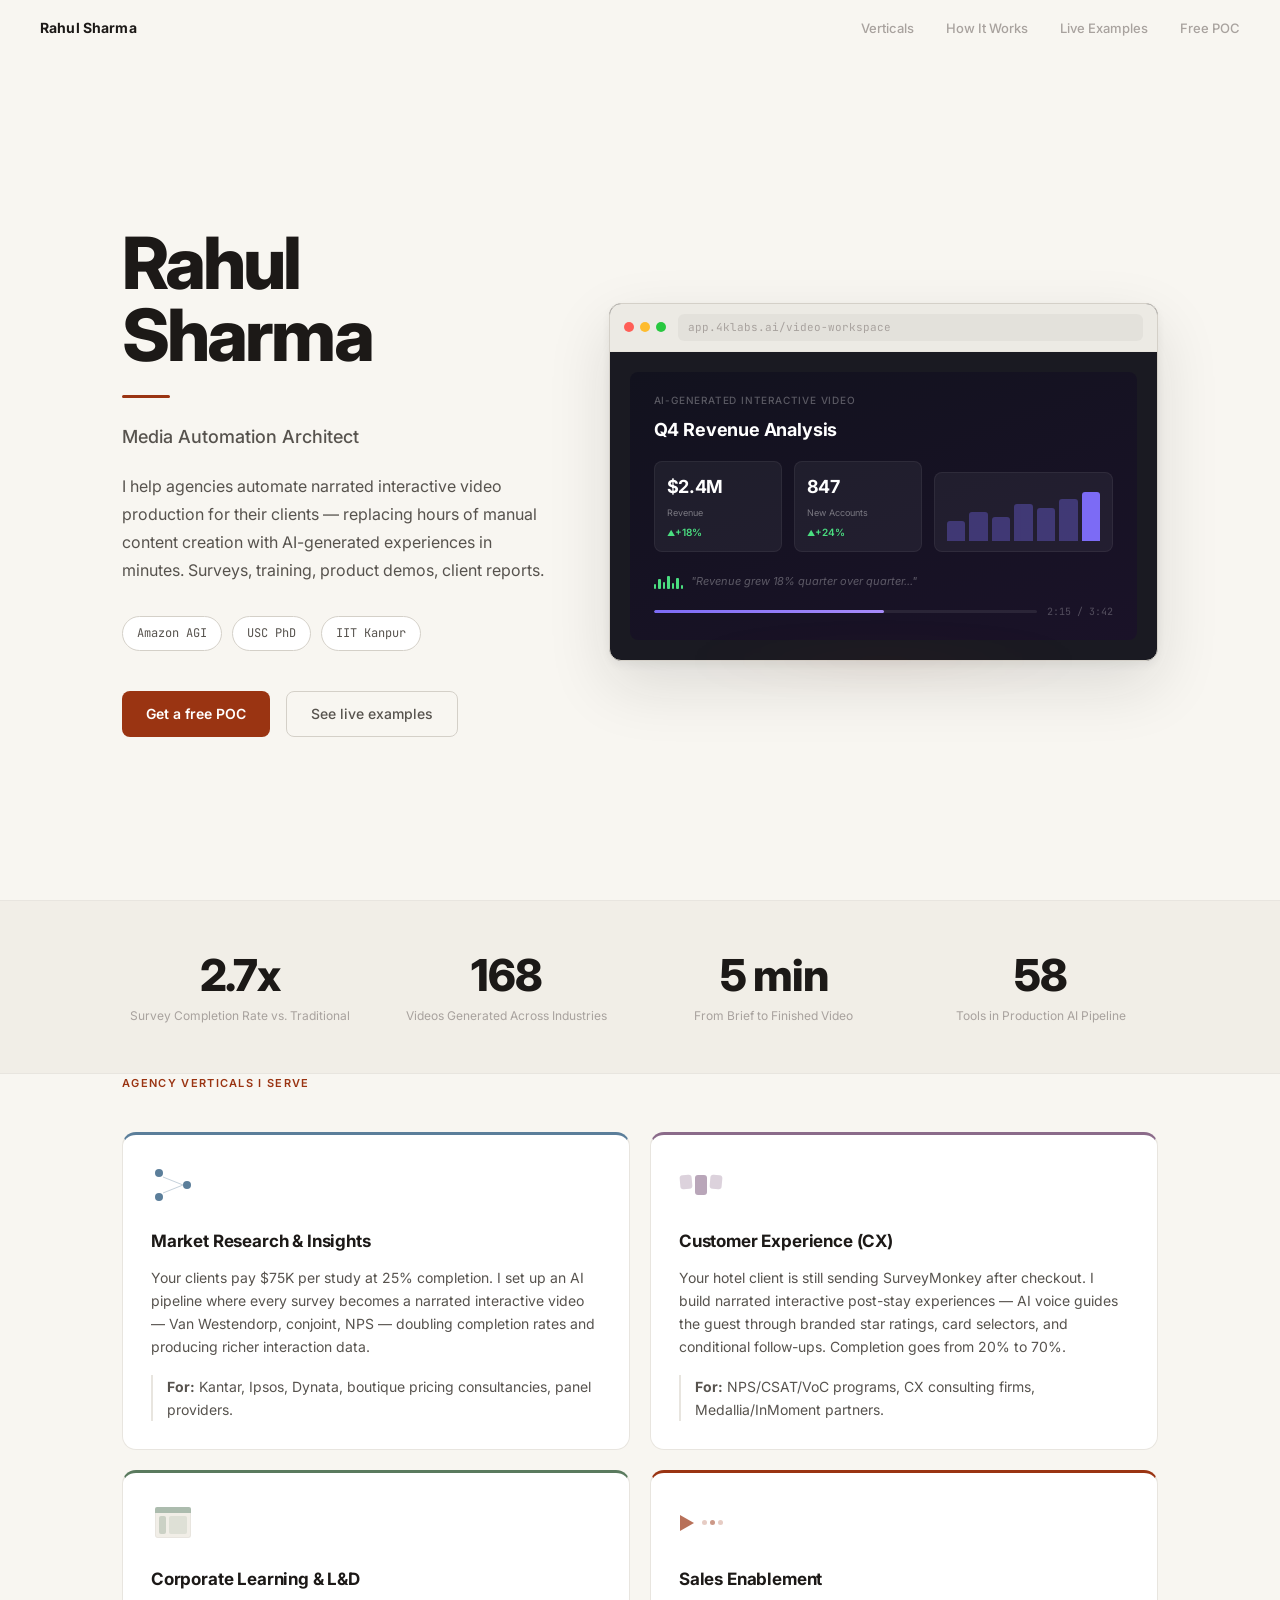
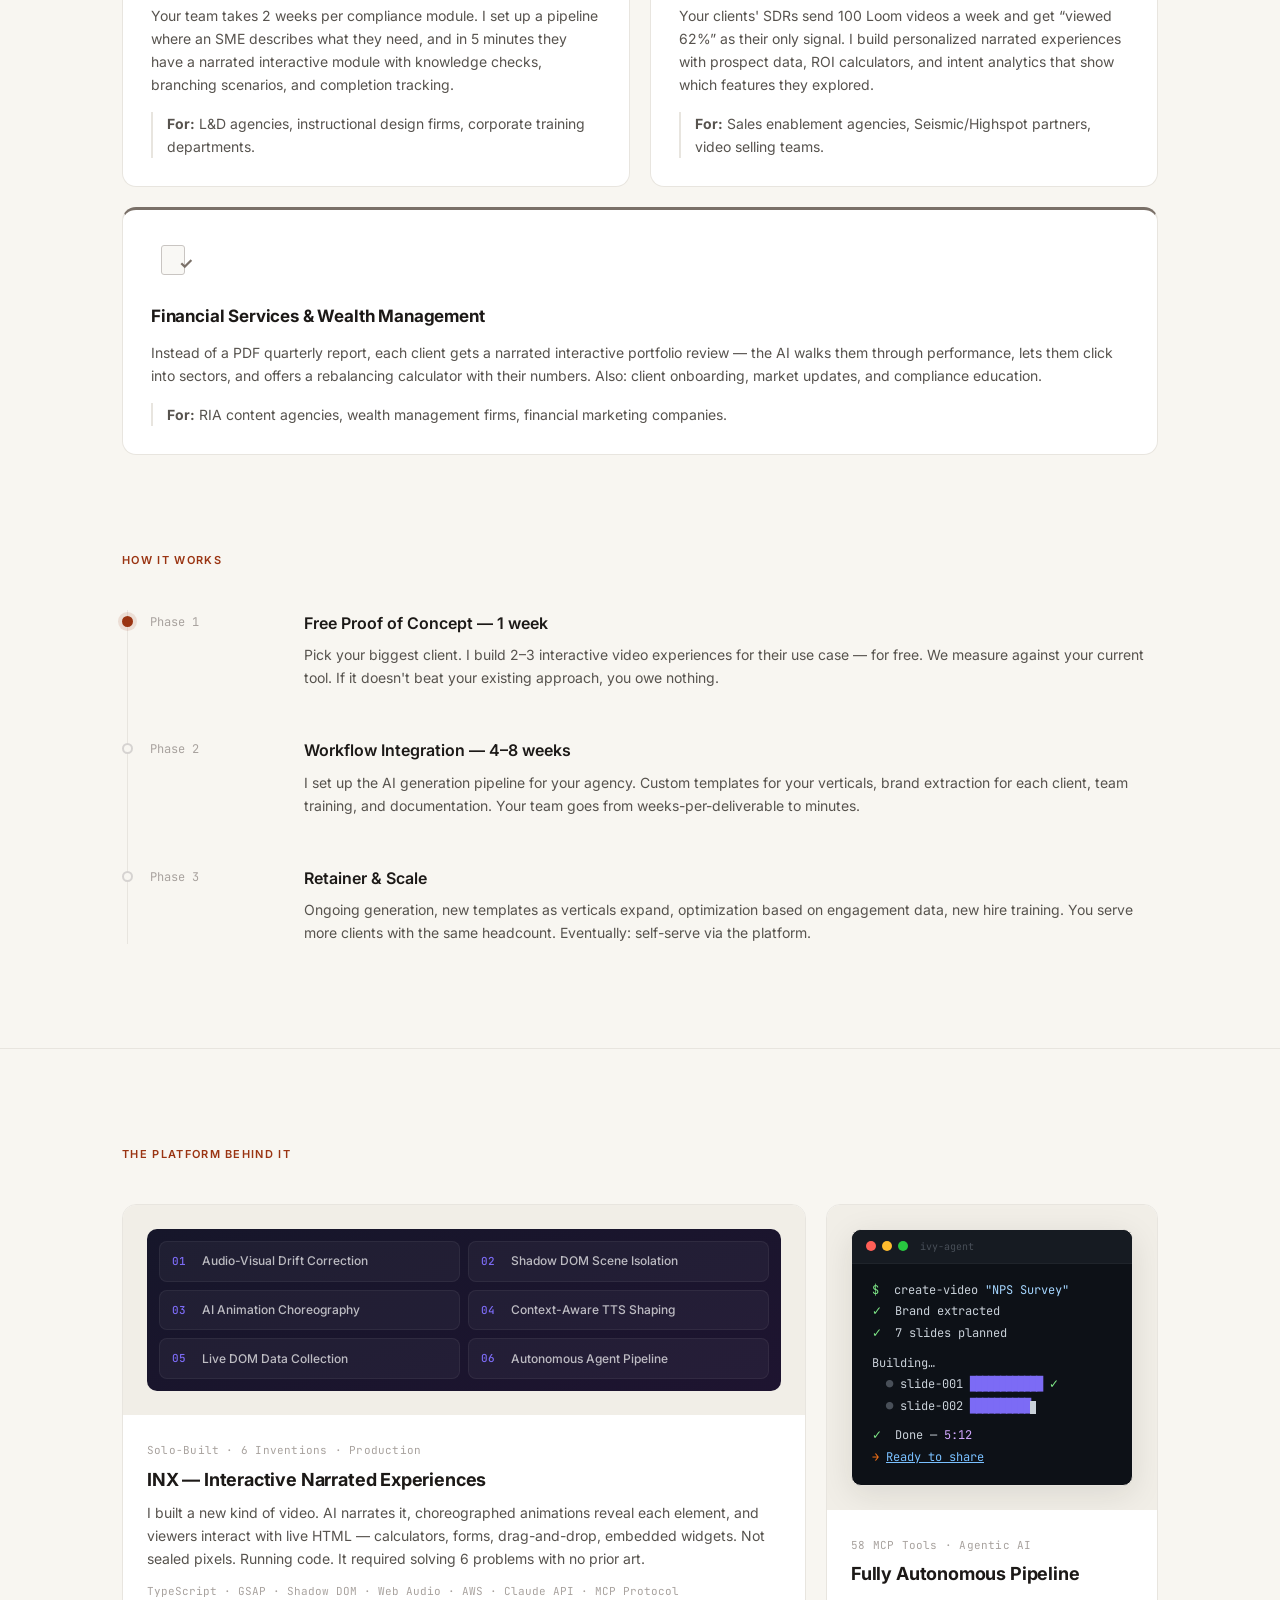
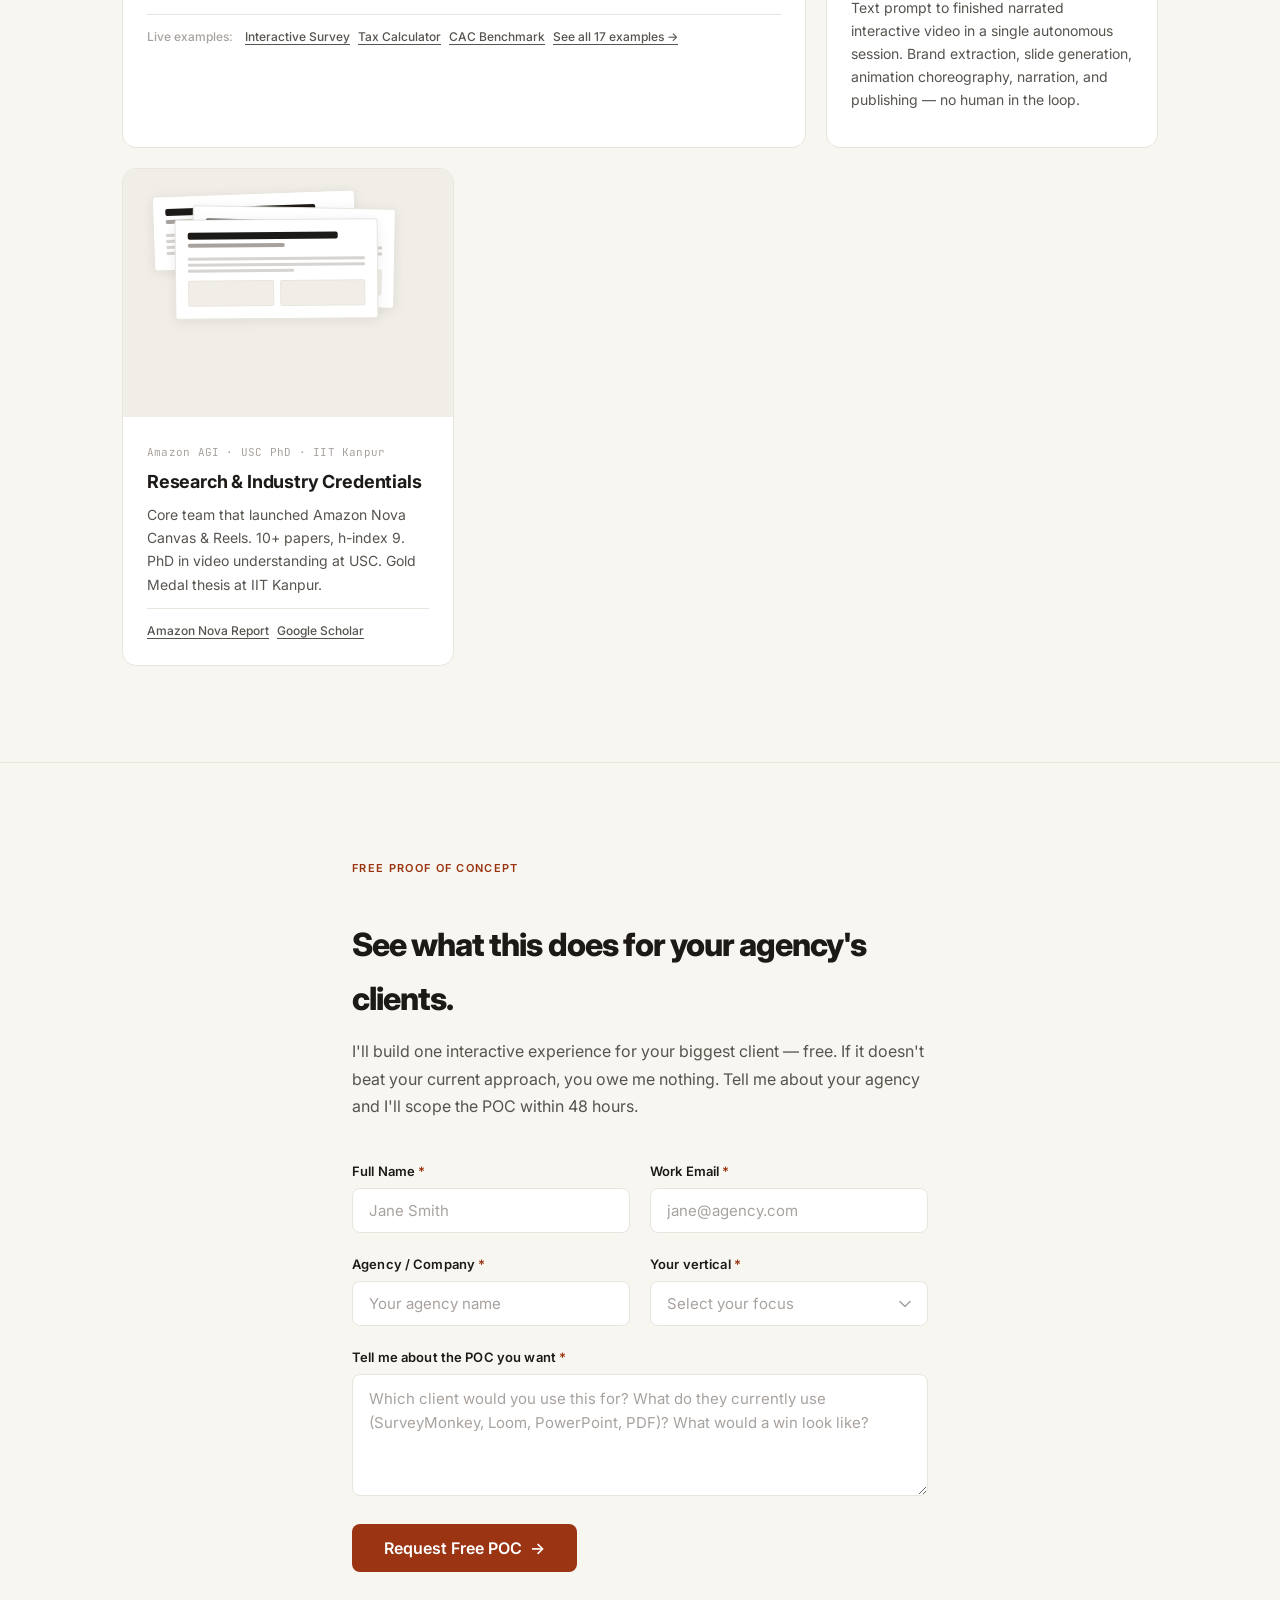
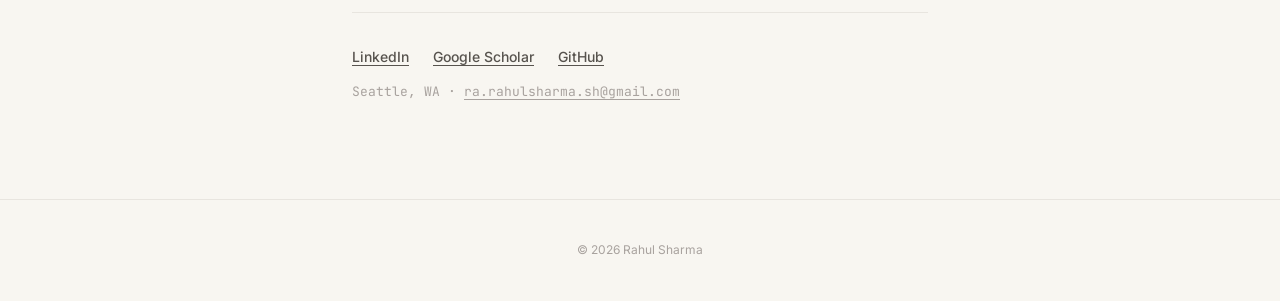
<file: index.html>
<!DOCTYPE html>
<html lang="en">
<head>
    <meta charset="UTF-8">
    <meta name="viewport" content="width=device-width, initial-scale=1.0">
    <title>Rahul Sharma — Media Automation Architect</title>
    <meta name="description" content="I help agencies automate narrated interactive video production for their clients — replacing hours of manual content creation with AI-generated experiences in minutes. Amazon AGI, USC PhD.">
    <meta property="og:title" content="Rahul Sharma — Media Automation for Agencies">
    <meta property="og:description" content="Interactive narrated video automation for market research, CX, L&D, and sales enablement agencies. 2.7x completion rates. Minutes, not weeks.">
    <meta property="og:type" content="website">
    <link rel="icon" href="data:image/svg+xml,<svg xmlns='http://www.w3.org/2000/svg' viewBox='0 0 100 100'><text y='.88em' font-size='85' font-family='Georgia,serif' font-weight='bold' fill='%231C1917'>R</text></svg>">
    <link rel="preconnect" href="https://fonts.googleapis.com">
    <link rel="preconnect" href="https://fonts.gstatic.com" crossorigin>
    <link href="https://fonts.googleapis.com/css2?family=Inter:wght@400;500;600;700;800&family=JetBrains+Mono:wght@400;500&display=swap" rel="stylesheet">
    <link rel="stylesheet" href="styles.css">
</head>
<body>

<nav id="nav">
    <a href="#" class="nav-name">Rahul Sharma</a>
    <div class="nav-links">
        <a href="#verticals">Verticals</a>
        <a href="#work">How It Works</a>
        <a href="/showcase.html">Live Examples</a>
        <a href="#contact">Free POC</a>
    </div>
</nav>

<!-- ═══════════════════ HERO ═══════════════════ -->
<header id="hero">
    <div class="container hero-grid">
        <div class="hero-text">
            <h1>Rahul<br>Sharma</h1>
            <hr class="hero-rule">
            <p class="hero-tagline">Media Automation Architect</p>
            <p class="hero-desc">I help agencies automate narrated interactive video production for their clients &mdash; replacing hours of manual content creation with AI-generated experiences in minutes. Surveys, training, product demos, client reports.</p>
            <div class="hero-badges">
                <span class="badge">Amazon AGI</span>
                <span class="badge">USC PhD</span>
                <span class="badge">IIT Kanpur</span>
            </div>
            <div class="hero-actions">
                <a href="#contact" class="btn-primary">Get a free POC</a>
                <a href="/showcase.html" class="btn-ghost">See live examples</a>
            </div>
        </div>
        <div class="hero-visual">
            <div class="mockup-browser">
                <div class="browser-chrome">
                    <div class="browser-dots"><span></span><span></span><span></span></div>
                    <div class="browser-url">app.4klabs.ai/video-workspace</div>
                </div>
                <div class="browser-body">
                    <div class="inx-slide">
                        <p class="slide-label">AI-Generated Interactive Video</p>
                        <h4 class="slide-heading">Q4 Revenue Analysis</h4>
                        <div class="slide-dashboard">
                            <div class="dash-metric">
                                <div class="dash-value">$2.4M</div>
                                <div class="dash-label">Revenue</div>
                                <div class="dash-change up">+18%</div>
                            </div>
                            <div class="dash-metric">
                                <div class="dash-value">847</div>
                                <div class="dash-label">New Accounts</div>
                                <div class="dash-change up">+24%</div>
                            </div>
                            <div class="dash-chart">
                                <div class="spark-bar" style="height:35%"></div>
                                <div class="spark-bar" style="height:50%"></div>
                                <div class="spark-bar" style="height:42%"></div>
                                <div class="spark-bar" style="height:65%"></div>
                                <div class="spark-bar" style="height:58%"></div>
                                <div class="spark-bar" style="height:72%"></div>
                                <div class="spark-bar active" style="height:85%"></div>
                            </div>
                        </div>
                        <div class="slide-audio">
                            <div class="audio-bars"><span></span><span></span><span></span><span></span><span></span><span></span><span></span></div>
                            <span class="audio-script">"Revenue grew 18% quarter over quarter..."</span>
                        </div>
                        <div class="slide-timeline">
                            <div class="timeline-track"><div class="timeline-fill"></div></div>
                            <span class="timeline-time">2:15 / 3:42</span>
                        </div>
                    </div>
                </div>
            </div>
            <div class="mockup-shadow"></div>
        </div>
    </div>
</header>

<!-- ═══════════════════ STATS ═══════════════════ -->
<section id="stats">
    <div class="container stats-grid">
        <div class="stat">
            <span class="stat-num">2.7x</span>
            <span class="stat-label">Survey Completion Rate vs. Traditional</span>
        </div>
        <div class="stat">
            <span class="stat-num">168</span>
            <span class="stat-label">Videos Generated Across Industries</span>
        </div>
        <div class="stat">
            <span class="stat-num">5 min</span>
            <span class="stat-label">From Brief to Finished Video</span>
        </div>
        <div class="stat">
            <span class="stat-num">58</span>
            <span class="stat-label">Tools in Production AI Pipeline</span>
        </div>
    </div>
</section>

<!-- ═══════════════════ VERTICALS ═══════════════════ -->
<section id="verticals">
    <div class="container">
        <h2 class="section-label">Agency Verticals I Serve</h2>
        <div class="services-grid">

            <div class="svc-card card-reveal" style="--accent:#5B7E9A">
                <div class="svc-icon">
                    <div class="icon-nodes"><span></span><span></span><span></span>
                        <svg viewBox="0 0 40 40"><line x1="10" y1="12" x2="30" y2="20"/><line x1="10" y1="28" x2="30" y2="20"/></svg>
                    </div>
                </div>
                <h3>Market Research &amp; Insights</h3>
                <p>Your clients pay $75K per study at 25% completion. I set up an AI pipeline where every survey becomes a narrated interactive video &mdash; Van Westendorp, conjoint, NPS &mdash; doubling completion rates and producing richer interaction data.</p>
                <p class="svc-fit"><strong>For:</strong> Kantar, Ipsos, Dynata, boutique pricing consultancies, panel providers.</p>
            </div>

            <div class="svc-card card-reveal" style="--accent:#8B6B8A">
                <div class="svc-icon">
                    <div class="icon-media"><div></div><div></div><div></div></div>
                </div>
                <h3>Customer Experience (CX)</h3>
                <p>Your hotel client is still sending SurveyMonkey after checkout. I build narrated interactive post-stay experiences &mdash; AI voice guides the guest through branded star ratings, card selectors, and conditional follow-ups. Completion goes from 20% to 70%.</p>
                <p class="svc-fit"><strong>For:</strong> NPS/CSAT/VoC programs, CX consulting firms, Medallia/InMoment partners.</p>
            </div>

            <div class="svc-card card-reveal" style="--accent:#5A7A5E">
                <div class="svc-icon">
                    <div class="icon-product"><div class="ip-bar"></div><div class="ip-body"><div></div><div></div></div></div>
                </div>
                <h3>Corporate Learning &amp; L&amp;D</h3>
                <p>Your team takes 2 weeks per compliance module. I set up a pipeline where an SME describes what they need, and in 5 minutes they have a narrated interactive module with knowledge checks, branching scenarios, and completion tracking.</p>
                <p class="svc-fit"><strong>For:</strong> L&amp;D agencies, instructional design firms, corporate training departments.</p>
            </div>

            <div class="svc-card card-reveal" style="--accent:#9A3412">
                <div class="svc-icon">
                    <div class="icon-inx"><div class="ix-play"></div><div class="ix-dots"><span></span><span></span><span></span></div></div>
                </div>
                <h3>Sales Enablement</h3>
                <p>Your clients' SDRs send 100 Loom videos a week and get &ldquo;viewed 62%&rdquo; as their only signal. I build personalized narrated experiences with prospect data, ROI calculators, and intent analytics that show which features they explored.</p>
                <p class="svc-fit"><strong>For:</strong> Sales enablement agencies, Seismic/Highspot partners, video selling teams.</p>
            </div>

            <div class="svc-card svc-wide card-reveal" style="--accent:#7A7068">
                <div class="svc-icon">
                    <div class="icon-diligence"><div class="id-doc"></div><div class="id-check">&#10003;</div></div>
                </div>
                <h3>Financial Services &amp; Wealth Management</h3>
                <p>Instead of a PDF quarterly report, each client gets a narrated interactive portfolio review &mdash; the AI walks them through performance, lets them click into sectors, and offers a rebalancing calculator with their numbers. Also: client onboarding, market updates, and compliance education.</p>
                <p class="svc-fit"><strong>For:</strong> RIA content agencies, wealth management firms, financial marketing companies.</p>
            </div>
        </div>
    </div>
</section>

<!-- ═══════════════════ HOW IT WORKS ═══════════════════ -->
<section id="work">
    <div class="container">
        <h2 class="section-label">How It Works</h2>
        <div class="timeline">
            <div class="tl-entry card-reveal">
                <div class="tl-marker current"></div>
                <div class="tl-period">Phase 1</div>
                <div class="tl-content">
                    <h3>Free Proof of Concept &mdash; 1 week</h3>
                    <p>Pick your biggest client. I build 2&ndash;3 interactive video experiences for their use case &mdash; for free. We measure against your current tool. If it doesn't beat your existing approach, you owe nothing.</p>
                </div>
            </div>
            <div class="tl-entry card-reveal">
                <div class="tl-marker"></div>
                <div class="tl-period">Phase 2</div>
                <div class="tl-content">
                    <h3>Workflow Integration &mdash; 4&ndash;8 weeks</h3>
                    <p>I set up the AI generation pipeline for your agency. Custom templates for your verticals, brand extraction for each client, team training, and documentation. Your team goes from weeks-per-deliverable to minutes.</p>
                </div>
            </div>
            <div class="tl-entry card-reveal">
                <div class="tl-marker"></div>
                <div class="tl-period">Phase 3</div>
                <div class="tl-content">
                    <h3>Retainer &amp; Scale</h3>
                    <p>Ongoing generation, new templates as verticals expand, optimization based on engagement data, new hire training. You serve more clients with the same headcount. Eventually: self-serve via the platform.</p>
                </div>
            </div>
        </div>
    </div>
</section>

<!-- ═══════════════════ PLATFORM ═══════════════════ -->
<section id="platform">
    <div class="container">
        <h2 class="section-label">The Platform Behind It</h2>
        <div class="bento-grid">

            <!-- INX — Large Card -->
            <div class="bento-card bento-wide card-reveal">
                <div class="card-visual">
                    <div class="inx-problems">
                        <div class="problem-item">
                            <div class="problem-num">01</div>
                            <div class="problem-text">Audio-Visual Drift Correction</div>
                        </div>
                        <div class="problem-item">
                            <div class="problem-num">02</div>
                            <div class="problem-text">Shadow DOM Scene Isolation</div>
                        </div>
                        <div class="problem-item">
                            <div class="problem-num">03</div>
                            <div class="problem-text">AI Animation Choreography</div>
                        </div>
                        <div class="problem-item">
                            <div class="problem-num">04</div>
                            <div class="problem-text">Context-Aware TTS Shaping</div>
                        </div>
                        <div class="problem-item">
                            <div class="problem-num">05</div>
                            <div class="problem-text">Live DOM Data Collection</div>
                        </div>
                        <div class="problem-item">
                            <div class="problem-num">06</div>
                            <div class="problem-text">Autonomous Agent Pipeline</div>
                        </div>
                    </div>
                </div>
                <div class="card-body">
                    <span class="card-tag">Solo-Built &middot; 6 Inventions &middot; Production</span>
                    <h3>INX &mdash; Interactive Narrated Experiences</h3>
                    <p>I built a new kind of video. AI narrates it, choreographed animations reveal each element, and viewers interact with live HTML &mdash; calculators, forms, drag-and-drop, embedded widgets. Not sealed pixels. Running code. It required solving 6 problems with no prior art.</p>
                    <div class="card-tech">TypeScript &middot; GSAP &middot; Shadow DOM &middot; Web Audio &middot; AWS &middot; Claude API &middot; MCP Protocol</div>
                    <div class="card-examples">
                        <span class="examples-label">Live examples:</span>
                        <a href="https://app.4klabs.ai/video/euhatcixtDhfdOzWSkZfHA" target="_blank" rel="noopener">Interactive Survey</a>
                        <a href="https://app.4klabs.ai/video/3q5mmO5jM7aNEPwyZr9Oxg" target="_blank" rel="noopener">Tax Calculator</a>
                        <a href="https://app.4klabs.ai/video/Lvv9GO1VqBXOwrbF1bP3mg" target="_blank" rel="noopener">CAC Benchmark</a>
                        <a href="/showcase.html">See all 17 examples &rarr;</a>
                    </div>
                </div>
            </div>

            <!-- Agent Orchestration -->
            <div class="bento-card card-reveal">
                <div class="card-visual">
                    <div class="mockup-terminal">
                        <div class="terminal-chrome">
                            <div class="browser-dots"><span></span><span></span><span></span></div>
                            <span class="terminal-title">ivy-agent</span>
                        </div>
                        <div class="terminal-body">
                            <div class="t-line"><span class="t-prompt">$</span> create-video <span class="t-str">"NPS Survey"</span></div>
                            <div class="t-line"><span class="t-ok">&#10003;</span> Brand extracted</div>
                            <div class="t-line"><span class="t-ok">&#10003;</span> 7 slides planned</div>
                            <div class="t-line t-gap"></div>
                            <div class="t-line">Building&hellip;</div>
                            <div class="t-line">&nbsp; <span class="t-dim">&#9679;</span> slide-001 <span class="t-bar">████████████</span> <span class="t-ok">&#10003;</span></div>
                            <div class="t-line">&nbsp; <span class="t-dim">&#9679;</span> slide-002 <span class="t-bar">██████████</span><span class="t-cursor"></span></div>
                            <div class="t-line t-gap"></div>
                            <div class="t-line"><span class="t-ok">&#10003;</span> Done &mdash; <span class="t-val">5:12</span></div>
                            <div class="t-line"><span class="t-arrow">&rarr;</span> <span class="t-url">Ready to share</span></div>
                        </div>
                    </div>
                </div>
                <div class="card-body">
                    <span class="card-tag">58 MCP Tools &middot; Agentic AI</span>
                    <h3>Fully Autonomous Pipeline</h3>
                    <p>Text prompt to finished narrated interactive video in a single autonomous session. Brand extraction, slide generation, animation choreography, narration, and publishing &mdash; no human in the loop.</p>
                </div>
            </div>

            <!-- Credentials -->
            <div class="bento-card card-reveal">
                <div class="card-visual visual-papers">
                    <div class="papers-stack">
                        <div class="paper paper-3">
                            <div class="paper-titlebar"></div>
                            <div class="paper-authors"></div>
                            <div class="paper-body-lines"><div></div><div></div><div></div><div></div></div>
                        </div>
                        <div class="paper paper-2">
                            <div class="paper-titlebar"></div>
                            <div class="paper-authors"></div>
                            <div class="paper-body-lines"><div></div><div></div><div></div></div>
                            <div class="paper-figure"><div class="pf-box"></div><div class="pf-box"></div></div>
                        </div>
                        <div class="paper paper-1">
                            <div class="paper-titlebar"></div>
                            <div class="paper-authors"></div>
                            <div class="paper-body-lines"><div></div><div></div><div></div></div>
                            <div class="paper-figure"><div class="pf-box"></div><div class="pf-box"></div></div>
                        </div>
                    </div>
                </div>
                <div class="card-body">
                    <span class="card-tag">Amazon AGI &middot; USC PhD &middot; IIT Kanpur</span>
                    <h3>Research &amp; Industry Credentials</h3>
                    <p>Core team that launched Amazon Nova Canvas &amp; Reels. 10+ papers, h-index 9. PhD in video understanding at USC. Gold Medal thesis at IIT Kanpur.</p>
                    <div class="card-examples">
                        <a href="https://www.amazon.science/publications/the-amazon-nova-family-of-models-technical-report-and-model-card" target="_blank" rel="noopener">Amazon Nova Report</a>
                        <a href="https://scholar.google.com/citations?user=uHM00UUAAAAJ&hl=en" target="_blank" rel="noopener">Google Scholar</a>
                    </div>
                </div>
            </div>

        </div>
    </div>
</section>

<!-- ═══════════════════ CONTACT ═══════════════════ -->
<section id="contact">
    <div class="container contact-container">
        <div class="contact-header">
            <h2 class="section-label">Free Proof of Concept</h2>
            <p class="contact-headline">See what this does for your agency's clients.</p>
            <p class="contact-sub">I'll build one interactive experience for your biggest client &mdash; free. If it doesn't beat your current approach, you owe me nothing. Tell me about your agency and I'll scope the POC within 48 hours.</p>
        </div>

        <form class="contact-form" action="https://api.web3forms.com/submit" method="POST">
            <input type="hidden" name="access_key" value="6564fe2c-8f77-4bb1-b037-e4fa35993c7b">
            <input type="hidden" name="subject" value="POC Request — Media Automation">
            <input type="checkbox" name="botcheck" class="hidden" style="display:none">
            <div class="form-row">
                <div class="form-group">
                    <label for="name">Full Name <span class="required">*</span></label>
                    <input type="text" id="name" name="name" required placeholder="Jane Smith">
                </div>
                <div class="form-group">
                    <label for="email">Work Email <span class="required">*</span></label>
                    <input type="email" id="email" name="email" required placeholder="jane@agency.com">
                </div>
            </div>

            <div class="form-row">
                <div class="form-group">
                    <label for="company">Agency / Company <span class="required">*</span></label>
                    <input type="text" id="company" name="company" required placeholder="Your agency name">
                </div>
                <div class="form-group">
                    <label for="project-type">Your vertical <span class="required">*</span></label>
                    <select id="project-type" name="project-type" required>
                        <option value="" disabled selected>Select your focus</option>
                        <option value="market-research">Market Research & Insights</option>
                        <option value="cx-nps">Customer Experience / NPS / VoC</option>
                        <option value="learning-training">Corporate Learning & Training</option>
                        <option value="sales-enablement">Sales Enablement & Demos</option>
                        <option value="financial-services">Financial Services & Wealth Management</option>
                        <option value="video-content">Video / Content Agency</option>
                        <option value="other">Other</option>
                    </select>
                </div>
            </div>

            <div class="form-group">
                <label for="description">Tell me about the POC you want <span class="required">*</span></label>
                <textarea id="description" name="description" rows="4" required placeholder="Which client would you use this for? What do they currently use (SurveyMonkey, Loom, PowerPoint, PDF)? What would a win look like?"></textarea>
            </div>

            <button type="submit" class="form-submit">
                Request Free POC <span>&rarr;</span>
            </button>
        </form>

        <div class="contact-footer">
            <div class="contact-secondary">
                <a href="https://www.linkedin.com/in/rahus" target="_blank" rel="noopener">LinkedIn</a>
                <a href="https://scholar.google.com/citations?user=uHM00UUAAAAJ&hl=en" target="_blank" rel="noopener">Google Scholar</a>
                <a href="https://github.com/rash1993" target="_blank" rel="noopener">GitHub</a>
            </div>
            <p class="contact-loc">Seattle, WA &middot; <a href="mailto:ra.rahulsharma.sh@gmail.com">ra.rahulsharma.sh@gmail.com</a></p>
        </div>
    </div>
</section>

<footer><div class="container"><span>&copy; 2026 Rahul Sharma</span></div></footer>

<script>
    const nav = document.getElementById('nav');
    const hero = document.getElementById('hero');
    new IntersectionObserver(([e]) => {
        nav.classList.toggle('scrolled', !e.isIntersecting);
    }, { threshold: 0, rootMargin: '-60px 0px 0px 0px' }).observe(hero);

    if (!window.matchMedia('(prefers-reduced-motion: reduce)').matches) {
        const obs = new IntersectionObserver((entries) => {
            entries.forEach(e => { if (e.isIntersecting) { e.target.classList.add('visible'); obs.unobserve(e.target); } });
        }, { threshold: 0.08, rootMargin: '0px 0px -30px 0px' });
        document.querySelectorAll('.card-reveal').forEach(el => obs.observe(el));
    }
</script>
</body>
</html>
</file>
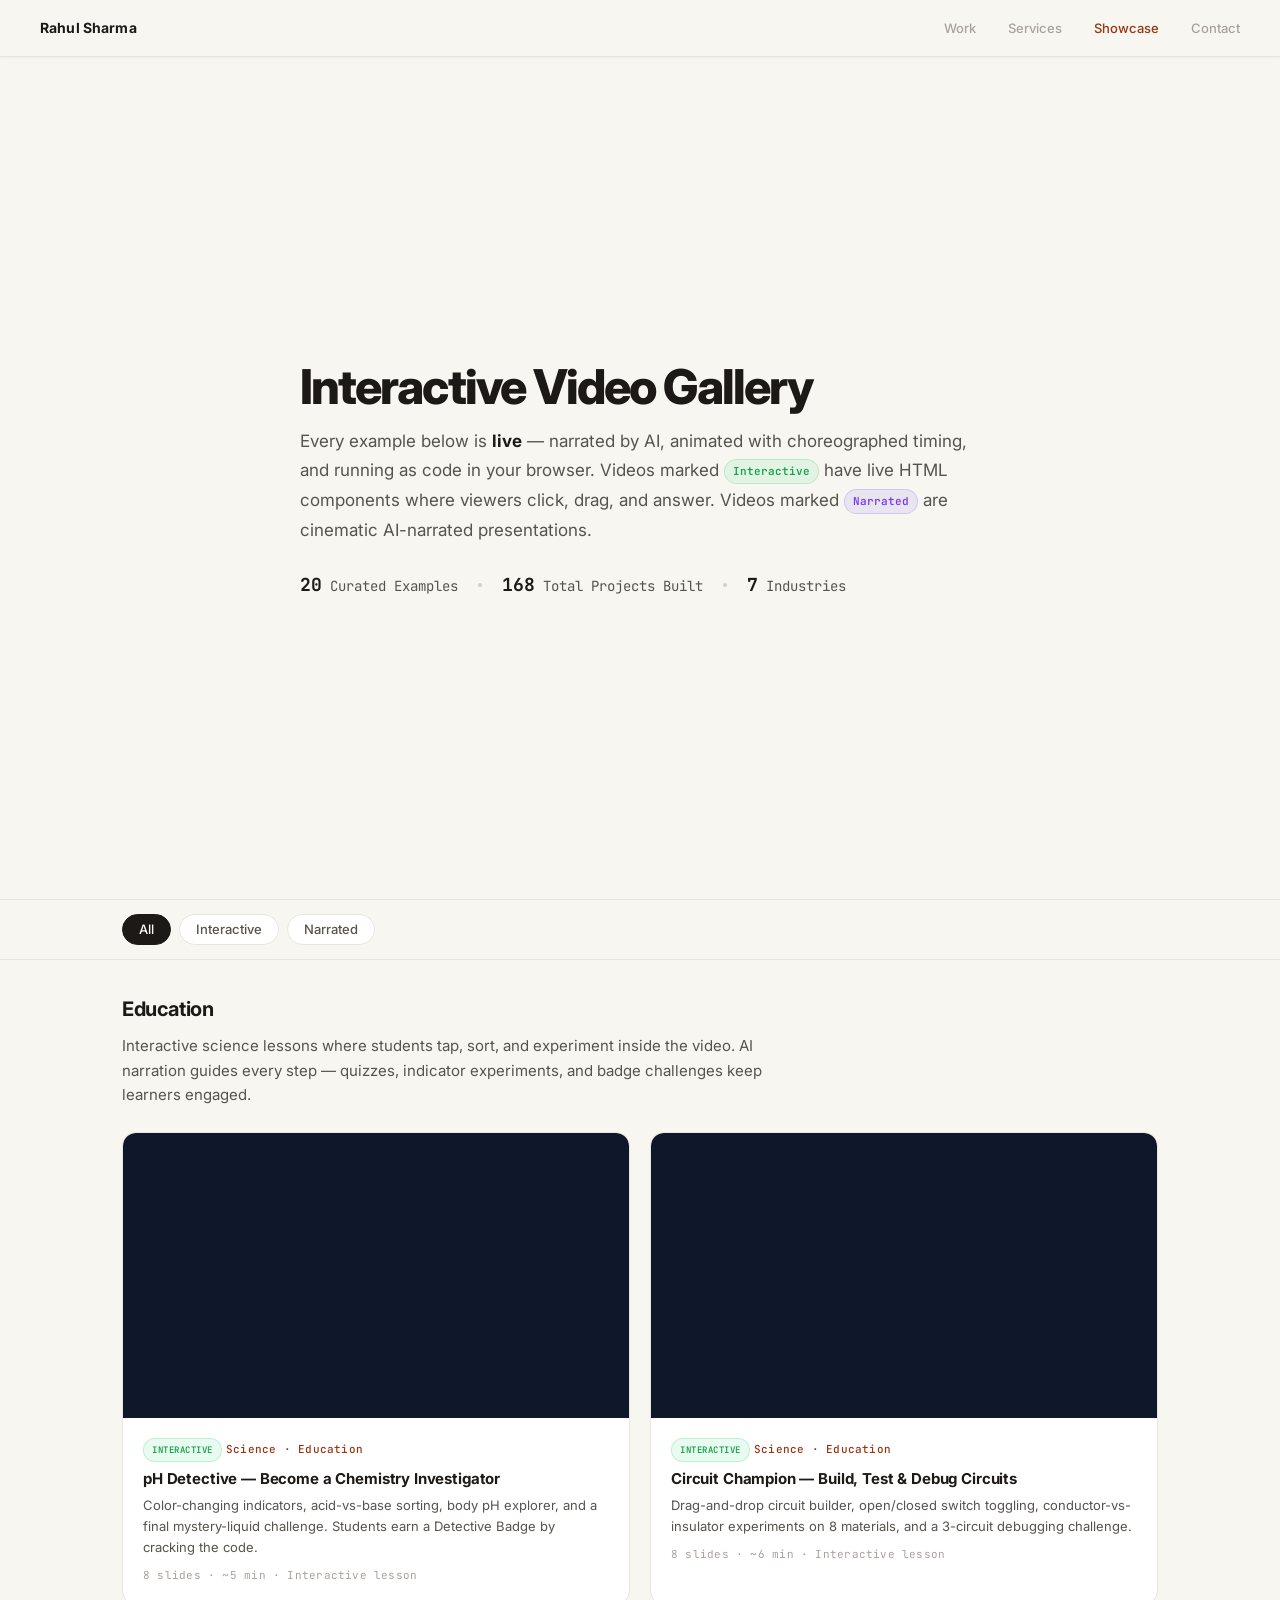
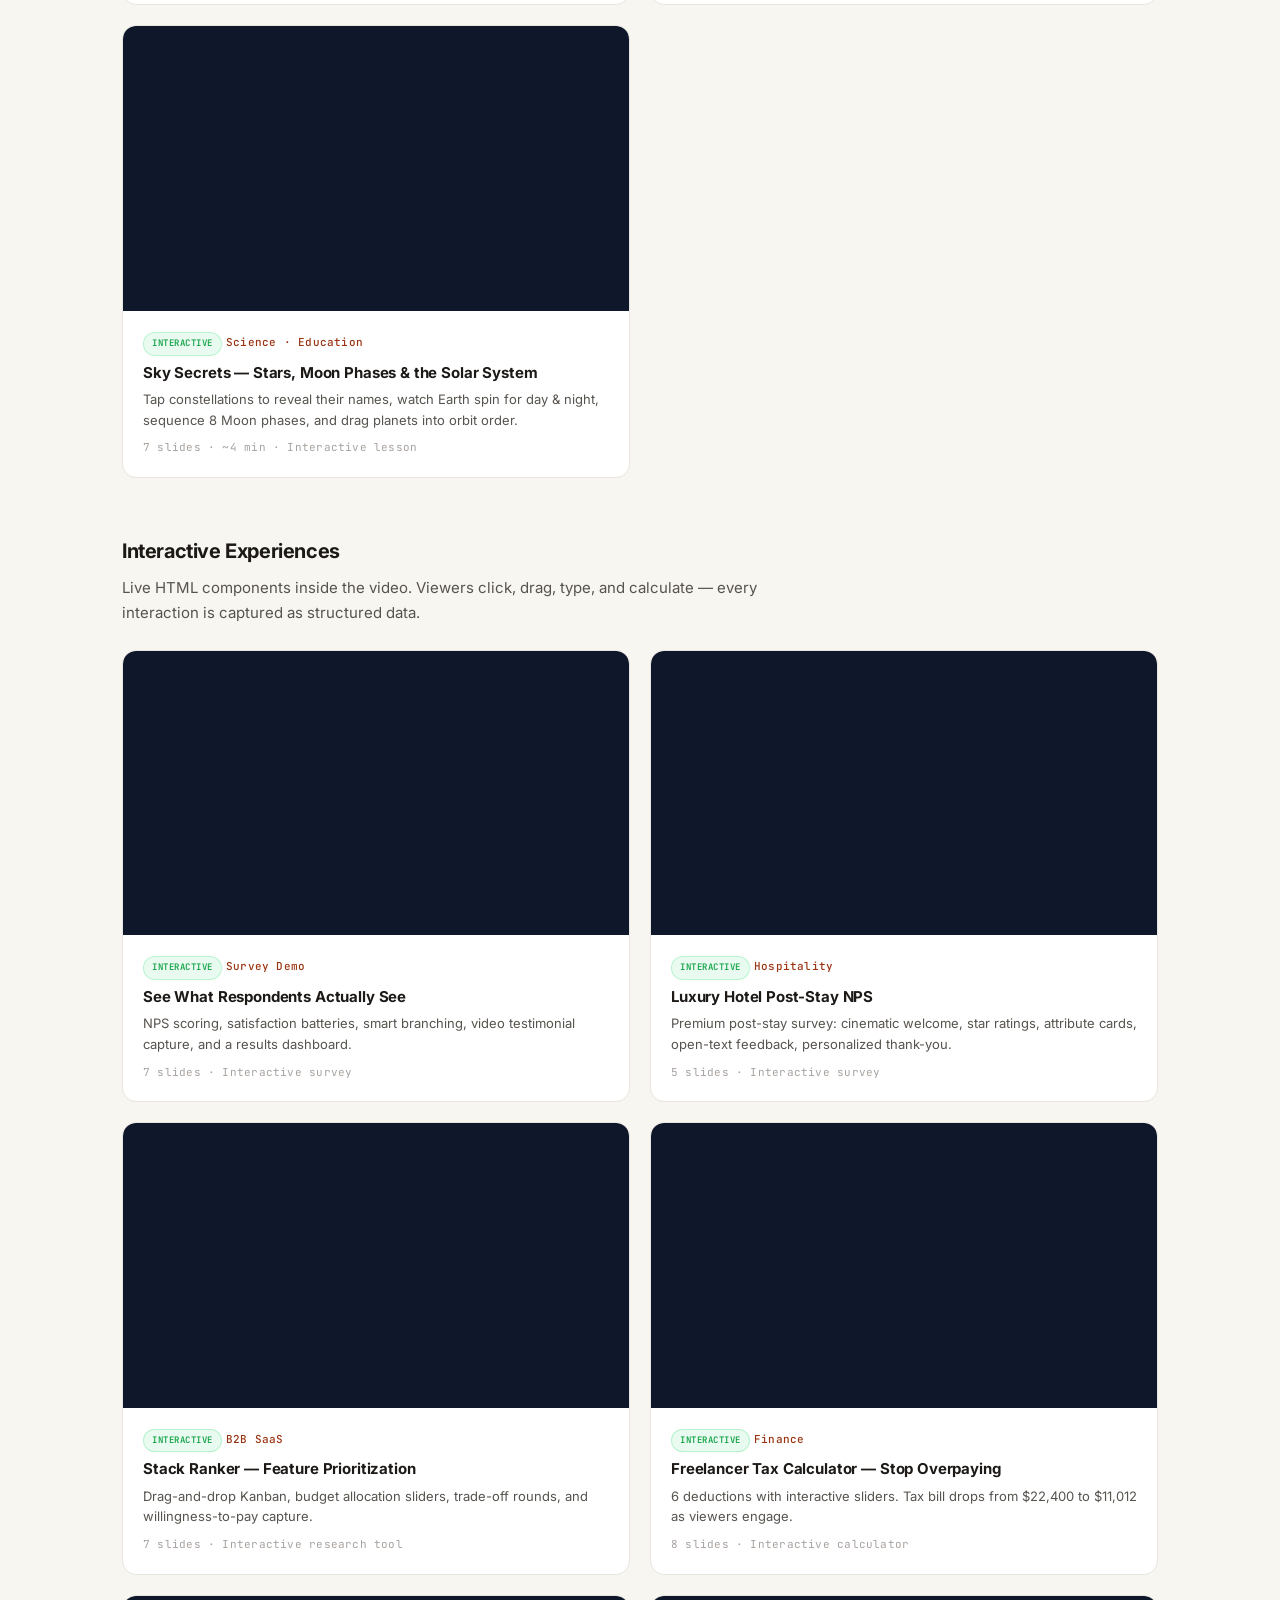
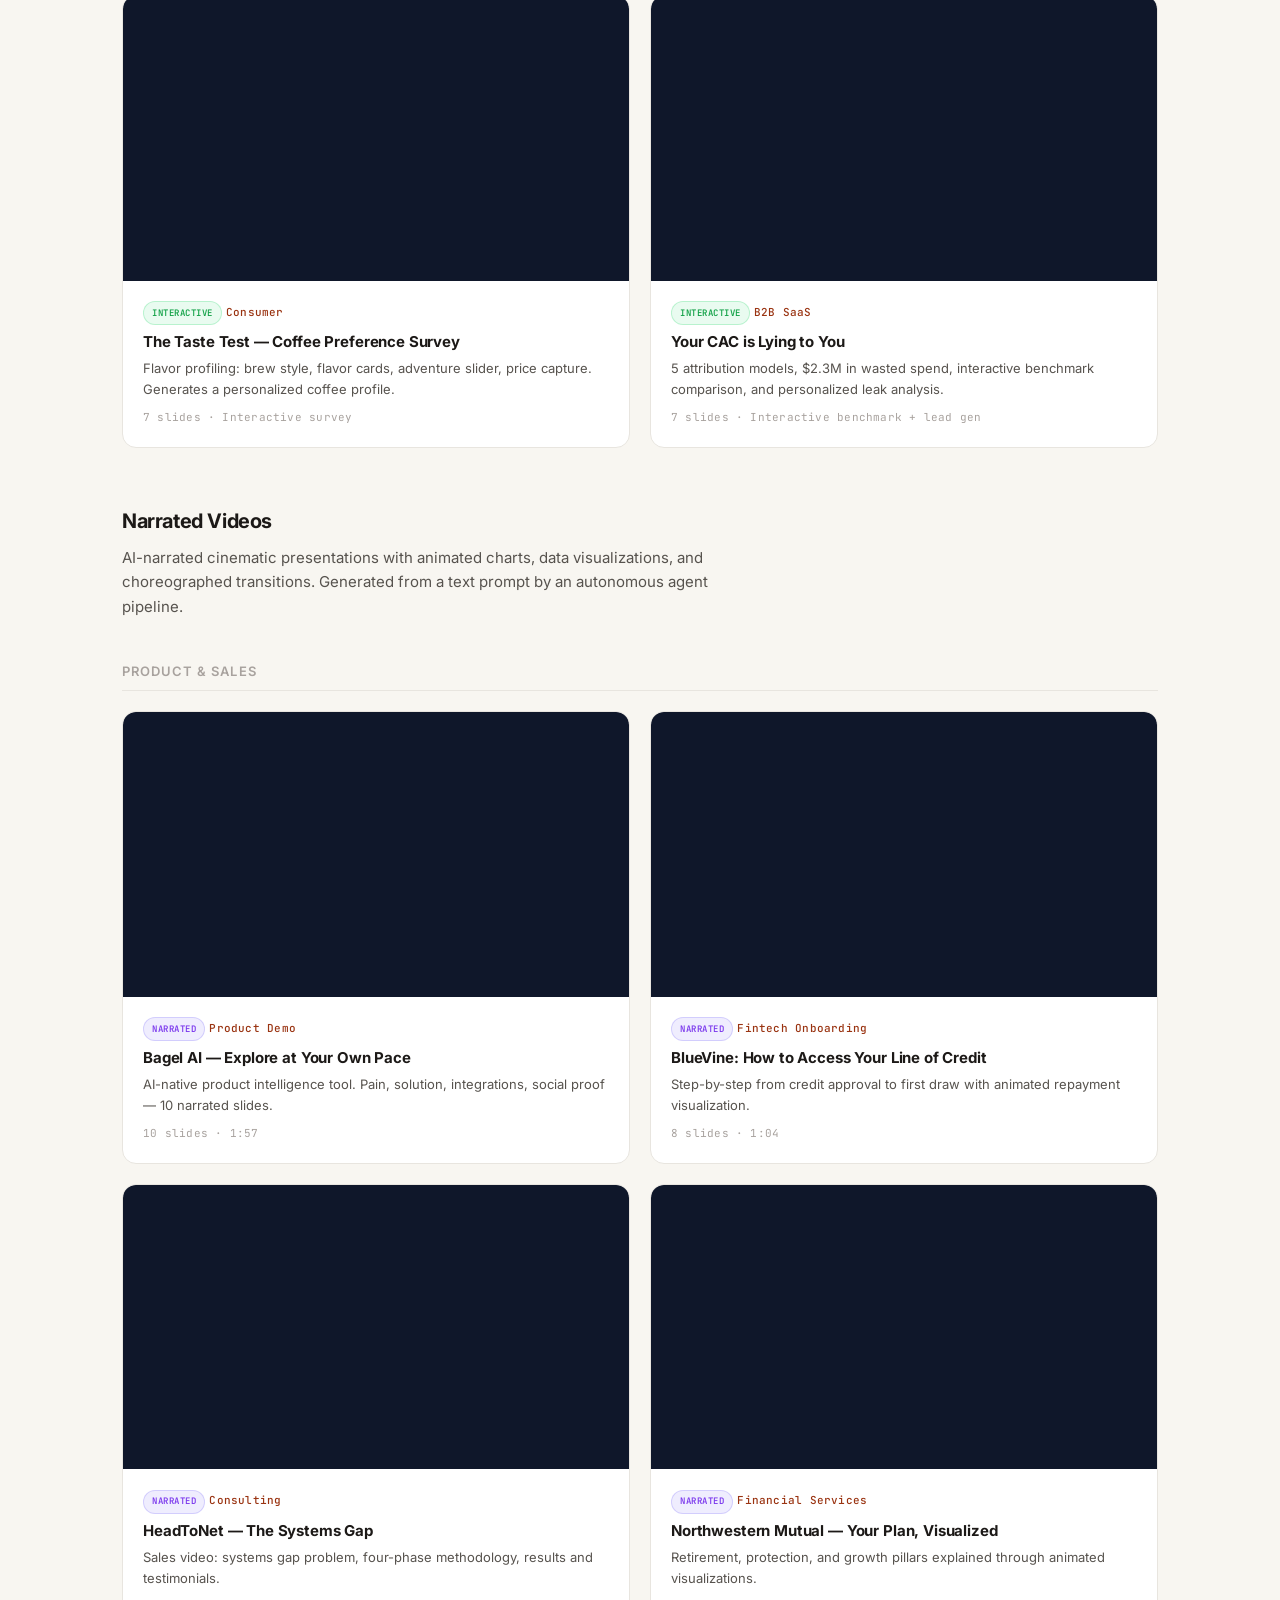
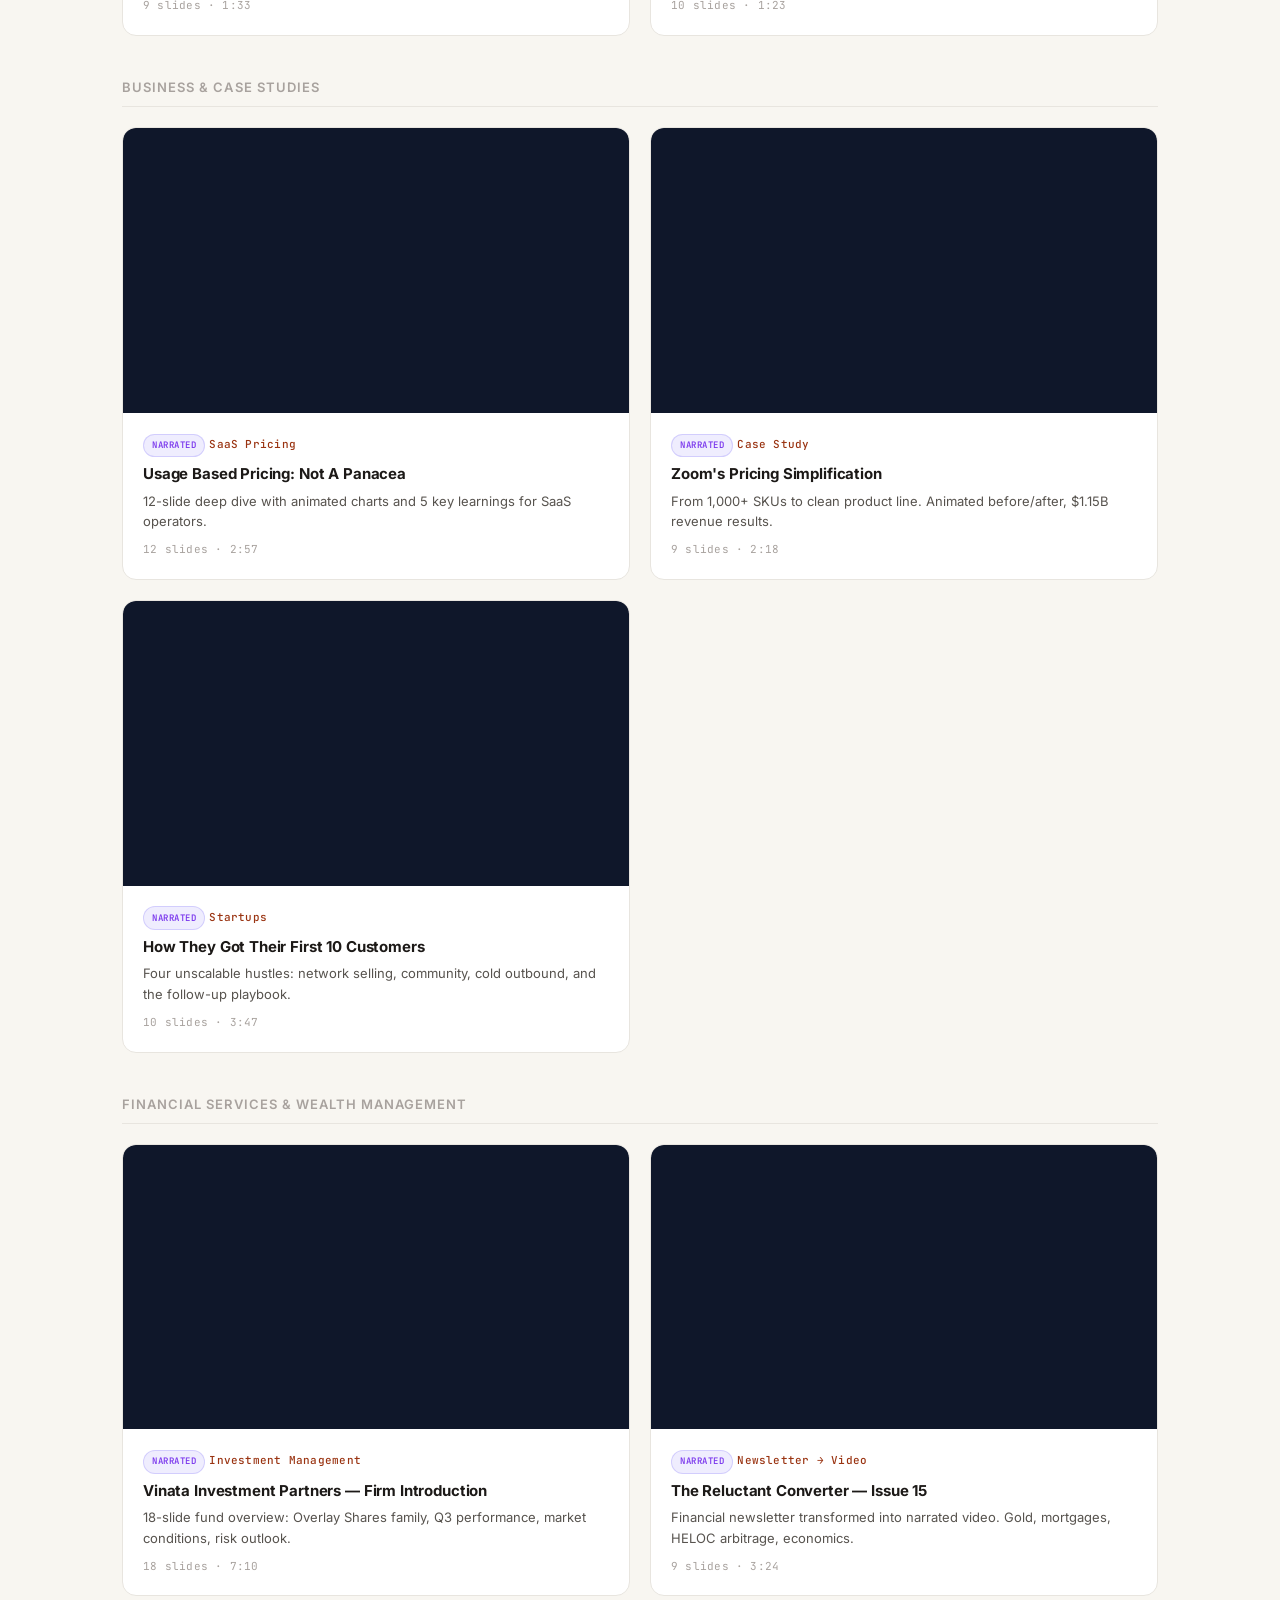
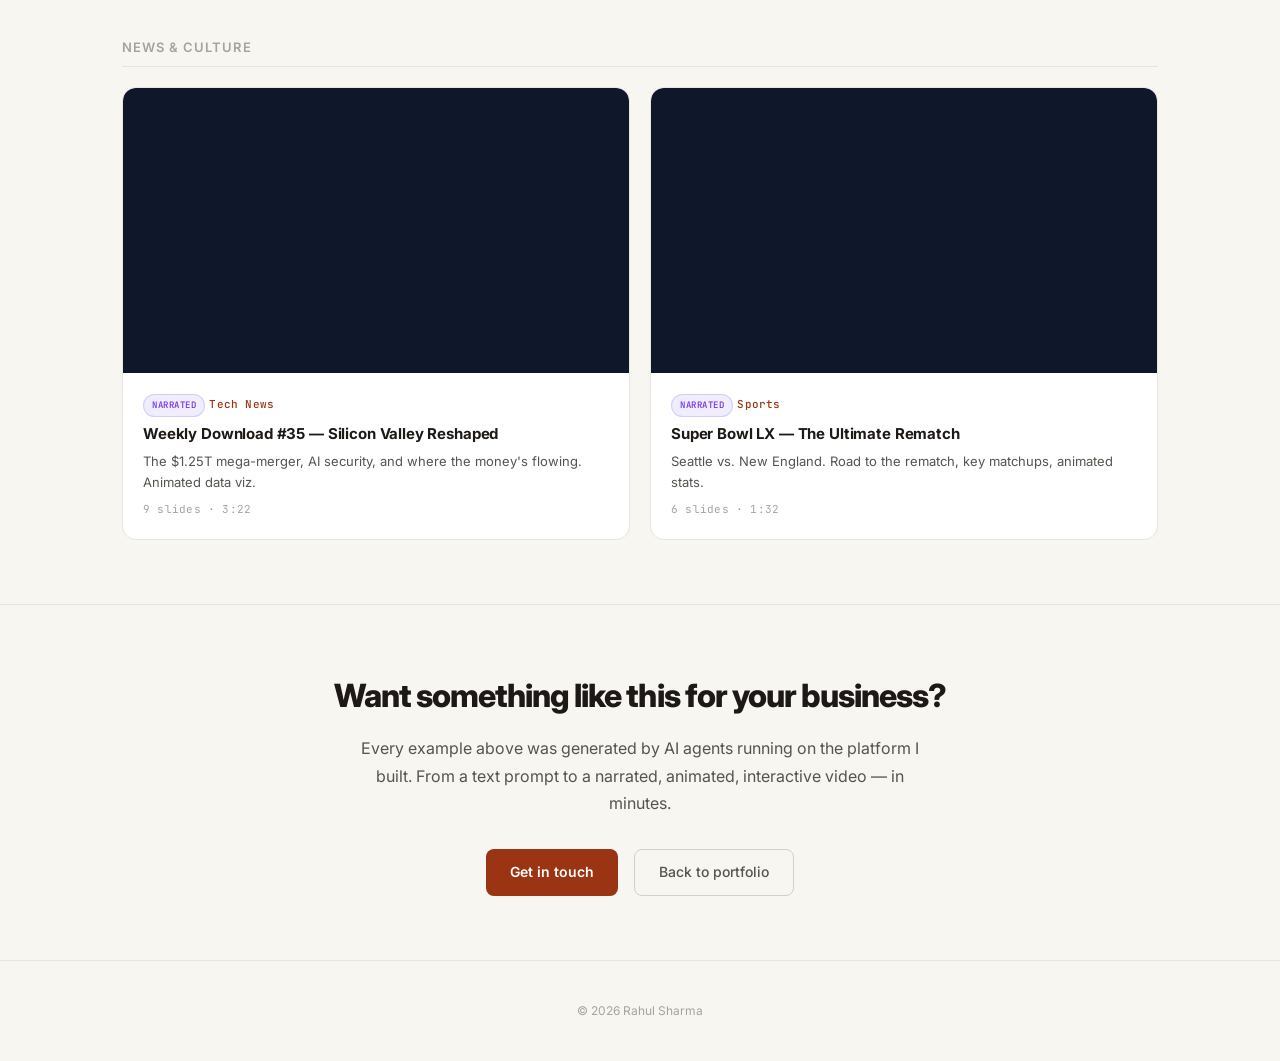
<file: showcase.html>
<!DOCTYPE html>
<html lang="en">
<head>
    <meta charset="UTF-8">
    <meta name="viewport" content="width=device-width, initial-scale=1.0">
    <title>Showcase — Rahul Sharma | Interactive Video Portfolio</title>
    <meta name="description" content="Live interactive video examples across surveys, education, business analytics, product demos, and more. Built with the INX platform by Rahul Sharma.">
    <meta property="og:title" content="Interactive Video Showcase — Rahul Sharma">
    <meta property="og:description" content="Experience interactive narrated video across industries. Every example is live — click, answer, explore.">
    <meta property="og:type" content="website">
    <link rel="icon" href="data:image/svg+xml,<svg xmlns='http://www.w3.org/2000/svg' viewBox='0 0 100 100'><text y='.88em' font-size='85' font-family='Georgia,serif' font-weight='bold' fill='%231C1917'>R</text></svg>">
    <link rel="preconnect" href="https://fonts.googleapis.com">
    <link rel="preconnect" href="https://fonts.gstatic.com" crossorigin>
    <link href="https://fonts.googleapis.com/css2?family=Inter:wght@400;500;600;700;800&family=JetBrains+Mono:wght@400;500&display=swap" rel="stylesheet">
    <link rel="stylesheet" href="styles.css">
</head>
<body>

<nav id="nav" class="scrolled">
    <a href="/" class="nav-name">Rahul Sharma</a>
    <div class="nav-links">
        <a href="/#work">Work</a>
        <a href="/#services">Services</a>
        <a href="/showcase.html" class="nav-active">Showcase</a>
        <a href="/#contact">Contact</a>
    </div>
</nav>

<!-- ═══════════════════ HERO ═══════════════════ -->
<header class="showcase-hero">
    <div class="container">
        <h1 class="showcase-title">Interactive Video Gallery</h1>
        <p class="showcase-subtitle">Every example below is <strong>live</strong> &mdash; narrated by AI, animated with choreographed timing, and running as code in your browser. Videos marked <span class="badge-inline interactive">Interactive</span> have live HTML components where viewers click, drag, and answer. Videos marked <span class="badge-inline narrated">Narrated</span> are cinematic AI-narrated presentations.</p>
        <div class="showcase-stats-row">
            <span class="showcase-stat"><strong>20</strong> Curated Examples</span>
            <span class="showcase-stat-sep"></span>
            <span class="showcase-stat"><strong>168</strong> Total Projects Built</span>
            <span class="showcase-stat-sep"></span>
            <span class="showcase-stat"><strong>7</strong> Industries</span>
        </div>
    </div>
</header>

<!-- ═══════════════════ FILTERS ═══════════════════ -->
<div class="showcase-filters">
    <div class="container">
        <button class="filter-btn active" data-filter="all">All</button>
        <button class="filter-btn" data-filter="interactive">Interactive</button>
        <button class="filter-btn" data-filter="narrated">Narrated</button>
    </div>
</div>

<!-- ═══════════════════ GALLERY ═══════════════════ -->
<section class="showcase-gallery">
    <div class="container">

        <!-- ─── Education ─── -->
        <div class="gallery-section" id="sec-education">
            <div class="section-header">
                <h2>Education</h2>
                <p>Interactive science lessons where students tap, sort, and experiment inside the video. AI narration guides every step &mdash; quizzes, indicator experiments, and badge challenges keep learners engaged.</p>
            </div>
            <div class="video-grid">

                <div class="video-card featured" id="ph-detective" data-cat="interactive">
                    <div class="video-embed">
                        <iframe src="https://app.4klabs.ai/embed/0xEKOgcltDwcLQTYB5xVTA" frameborder="0" allow="autoplay; fullscreen"></iframe>
                    </div>
                    <div class="video-info">
                        <span class="card-cat">Science &middot; Education</span>
                        <h4>pH Detective &mdash; Become a Chemistry Investigator</h4>
                        <p>Color-changing indicators, acid-vs-base sorting, body pH explorer, and a final mystery-liquid challenge. Students earn a Detective Badge by cracking the code.</p>
                        <div class="card-meta">8 slides &middot; ~5 min &middot; Interactive lesson</div>
                    </div>
                </div>

                <div class="video-card featured" id="circuit-champion" data-cat="interactive">
                    <div class="video-embed">
                        <iframe src="https://app.4klabs.ai/embed/nt5M9mVgqFQG35GXr6gygQ" frameborder="0" allow="autoplay; fullscreen"></iframe>
                    </div>
                    <div class="video-info">
                        <span class="card-cat">Science &middot; Education</span>
                        <h4>Circuit Champion &mdash; Build, Test &amp; Debug Circuits</h4>
                        <p>Drag-and-drop circuit builder, open/closed switch toggling, conductor-vs-insulator experiments on 8 materials, and a 3-circuit debugging challenge.</p>
                        <div class="card-meta">8 slides &middot; ~6 min &middot; Interactive lesson</div>
                    </div>
                </div>

                <div class="video-card featured" id="sky-secrets" data-cat="interactive">
                    <div class="video-embed">
                        <iframe src="https://app.4klabs.ai/embed/FTpCb0KUfjPFU6YqDTrrJw" frameborder="0" allow="autoplay; fullscreen"></iframe>
                    </div>
                    <div class="video-info">
                        <span class="card-cat">Science &middot; Education</span>
                        <h4>Sky Secrets &mdash; Stars, Moon Phases &amp; the Solar System</h4>
                        <p>Tap constellations to reveal their names, watch Earth spin for day &amp; night, sequence 8 Moon phases, and drag planets into orbit order.</p>
                        <div class="card-meta">7 slides &middot; ~4 min &middot; Interactive lesson</div>
                    </div>
                </div>

            </div>
        </div>

        <!-- ─── Interactive Experiences ─── -->
        <div class="gallery-section" id="sec-interactive">
            <div class="section-header">
                <h2>Interactive Experiences</h2>
                <p>Live HTML components inside the video. Viewers click, drag, type, and calculate &mdash; every interaction is captured as structured data.</p>
            </div>
            <div class="video-grid">

                <div class="video-card" id="survey-demo" data-cat="interactive">
                    <div class="video-embed">
                        <iframe src="https://app.4klabs.ai/embed/euhatcixtDhfdOzWSkZfHA" frameborder="0" allow="autoplay; fullscreen"></iframe>
                    </div>
                    <div class="video-info">
                        <span class="card-cat">Survey Demo</span>
                        <h4>See What Respondents Actually See</h4>
                        <p>NPS scoring, satisfaction batteries, smart branching, video testimonial capture, and a results dashboard.</p>
                        <div class="card-meta">7 slides &middot; Interactive survey</div>
                    </div>
                </div>

                <div class="video-card" id="hotel-nps" data-cat="interactive">
                    <div class="video-embed">
                        <iframe src="https://app.4klabs.ai/embed/j11O6KauLFyTrpWi0jKlIA" frameborder="0" allow="autoplay; fullscreen"></iframe>
                    </div>
                    <div class="video-info">
                        <span class="card-cat">Hospitality</span>
                        <h4>Luxury Hotel Post-Stay NPS</h4>
                        <p>Premium post-stay survey: cinematic welcome, star ratings, attribute cards, open-text feedback, personalized thank-you.</p>
                        <div class="card-meta">5 slides &middot; Interactive survey</div>
                    </div>
                </div>

                <div class="video-card" id="stack-ranker" data-cat="interactive">
                    <div class="video-embed">
                        <iframe src="https://app.4klabs.ai/embed/h7tTEGAWcDcUDNXYhW9IVQ" frameborder="0" allow="autoplay; fullscreen"></iframe>
                    </div>
                    <div class="video-info">
                        <span class="card-cat">B2B SaaS</span>
                        <h4>Stack Ranker &mdash; Feature Prioritization</h4>
                        <p>Drag-and-drop Kanban, budget allocation sliders, trade-off rounds, and willingness-to-pay capture.</p>
                        <div class="card-meta">7 slides &middot; Interactive research tool</div>
                    </div>
                </div>

                <div class="video-card" id="tax-calculator" data-cat="interactive">
                    <div class="video-embed">
                        <iframe src="https://app.4klabs.ai/embed/3q5mmO5jM7aNEPwyZr9Oxg" frameborder="0" allow="autoplay; fullscreen"></iframe>
                    </div>
                    <div class="video-info">
                        <span class="card-cat">Finance</span>
                        <h4>Freelancer Tax Calculator &mdash; Stop Overpaying</h4>
                        <p>6 deductions with interactive sliders. Tax bill drops from $22,400 to $11,012 as viewers engage.</p>
                        <div class="card-meta">8 slides &middot; Interactive calculator</div>
                    </div>
                </div>

                <div class="video-card" id="coffee-taste-test" data-cat="interactive">
                    <div class="video-embed">
                        <iframe src="https://app.4klabs.ai/embed/2FUWaCY1r6xdYVF1JLnZGw" frameborder="0" allow="autoplay; fullscreen"></iframe>
                    </div>
                    <div class="video-info">
                        <span class="card-cat">Consumer</span>
                        <h4>The Taste Test &mdash; Coffee Preference Survey</h4>
                        <p>Flavor profiling: brew style, flavor cards, adventure slider, price capture. Generates a personalized coffee profile.</p>
                        <div class="card-meta">7 slides &middot; Interactive survey</div>
                    </div>
                </div>

                <div class="video-card" id="cac-benchmark" data-cat="interactive">
                    <div class="video-embed">
                        <iframe src="https://app.4klabs.ai/embed/Lvv9GO1VqBXOwrbF1bP3mg" frameborder="0" allow="autoplay; fullscreen"></iframe>
                    </div>
                    <div class="video-info">
                        <span class="card-cat">B2B SaaS</span>
                        <h4>Your CAC is Lying to You</h4>
                        <p>5 attribution models, $2.3M in wasted spend, interactive benchmark comparison, and personalized leak analysis.</p>
                        <div class="card-meta">7 slides &middot; Interactive benchmark + lead gen</div>
                    </div>
                </div>

            </div>
        </div>

        <!-- ─── Narrated Videos ─── -->
        <div class="gallery-section" id="sec-narrated">
            <div class="section-header">
                <h2>Narrated Videos</h2>
                <p>AI-narrated cinematic presentations with animated charts, data visualizations, and choreographed transitions. Generated from a text prompt by an autonomous agent pipeline.</p>
            </div>

            <h3 class="subsection-label">Product &amp; Sales</h3>
            <div class="video-grid">

                <div class="video-card" id="bagel-ai" data-cat="narrated">
                    <div class="video-embed">
                        <iframe src="https://app.4klabs.ai/embed/GKSgFwS305qsVt_6i7l22Q" frameborder="0" allow="autoplay; fullscreen"></iframe>
                    </div>
                    <div class="video-info">
                        <span class="card-cat">Product Demo</span>
                        <h4>Bagel AI &mdash; Explore at Your Own Pace</h4>
                        <p>AI-native product intelligence tool. Pain, solution, integrations, social proof &mdash; 10 narrated slides.</p>
                        <div class="card-meta">10 slides &middot; 1:57</div>
                    </div>
                </div>

                <div class="video-card" id="bluevine" data-cat="narrated">
                    <div class="video-embed">
                        <iframe src="https://app.4klabs.ai/embed/HvAxGjEMlW8PMAHE2EDGAA" frameborder="0" allow="autoplay; fullscreen"></iframe>
                    </div>
                    <div class="video-info">
                        <span class="card-cat">Fintech Onboarding</span>
                        <h4>BlueVine: How to Access Your Line of Credit</h4>
                        <p>Step-by-step from credit approval to first draw with animated repayment visualization.</p>
                        <div class="card-meta">8 slides &middot; 1:04</div>
                    </div>
                </div>

                <div class="video-card" id="headtonet" data-cat="narrated">
                    <div class="video-embed">
                        <iframe src="https://app.4klabs.ai/embed/Fjtnka0bwO7fnF2WjWz9VQ" frameborder="0" allow="autoplay; fullscreen"></iframe>
                    </div>
                    <div class="video-info">
                        <span class="card-cat">Consulting</span>
                        <h4>HeadToNet &mdash; The Systems Gap</h4>
                        <p>Sales video: systems gap problem, four-phase methodology, results and testimonials.</p>
                        <div class="card-meta">9 slides &middot; 1:33</div>
                    </div>
                </div>

                <div class="video-card" id="northwestern-mutual" data-cat="narrated">
                    <div class="video-embed">
                        <iframe src="https://app.4klabs.ai/embed/CpmtuDlzxvmeVuxTgaZ66g" frameborder="0" allow="autoplay; fullscreen"></iframe>
                    </div>
                    <div class="video-info">
                        <span class="card-cat">Financial Services</span>
                        <h4>Northwestern Mutual &mdash; Your Plan, Visualized</h4>
                        <p>Retirement, protection, and growth pillars explained through animated visualizations.</p>
                        <div class="card-meta">10 slides &middot; 1:23</div>
                    </div>
                </div>

            </div>

            <h3 class="subsection-label">Business &amp; Case Studies</h3>
            <div class="video-grid">

                <div class="video-card" id="usage-based-pricing" data-cat="narrated">
                    <div class="video-embed">
                        <iframe src="https://app.4klabs.ai/embed/MTV18zjya9egLyMuuEy_aw" frameborder="0" allow="autoplay; fullscreen"></iframe>
                    </div>
                    <div class="video-info">
                        <span class="card-cat">SaaS Pricing</span>
                        <h4>Usage Based Pricing: Not A Panacea</h4>
                        <p>12-slide deep dive with animated charts and 5 key learnings for SaaS operators.</p>
                        <div class="card-meta">12 slides &middot; 2:57</div>
                    </div>
                </div>

                <div class="video-card" id="zoom-pricing" data-cat="narrated">
                    <div class="video-embed">
                        <iframe src="https://app.4klabs.ai/embed/6YHgsgb0Ijly8OFliVDCWQ" frameborder="0" allow="autoplay; fullscreen"></iframe>
                    </div>
                    <div class="video-info">
                        <span class="card-cat">Case Study</span>
                        <h4>Zoom's Pricing Simplification</h4>
                        <p>From 1,000+ SKUs to clean product line. Animated before/after, $1.15B revenue results.</p>
                        <div class="card-meta">9 slides &middot; 2:18</div>
                    </div>
                </div>

                <div class="video-card" id="first-10-customers" data-cat="narrated">
                    <div class="video-embed">
                        <iframe src="https://app.4klabs.ai/embed/9cqvqP_N6He99Clk77_REg" frameborder="0" allow="autoplay; fullscreen"></iframe>
                    </div>
                    <div class="video-info">
                        <span class="card-cat">Startups</span>
                        <h4>How They Got Their First 10 Customers</h4>
                        <p>Four unscalable hustles: network selling, community, cold outbound, and the follow-up playbook.</p>
                        <div class="card-meta">10 slides &middot; 3:47</div>
                    </div>
                </div>

            </div>

            <h3 class="subsection-label">Financial Services &amp; Wealth Management</h3>
            <div class="video-grid">

                <div class="video-card" id="vinata-partners" data-cat="narrated">
                    <div class="video-embed">
                        <iframe src="https://app.4klabs.ai/embed/ESyCwiQZJrA2TDQSMq2X1Q" frameborder="0" allow="autoplay; fullscreen"></iframe>
                    </div>
                    <div class="video-info">
                        <span class="card-cat">Investment Management</span>
                        <h4>Vinata Investment Partners &mdash; Firm Introduction</h4>
                        <p>18-slide fund overview: Overlay Shares family, Q3 performance, market conditions, risk outlook.</p>
                        <div class="card-meta">18 slides &middot; 7:10</div>
                    </div>
                </div>

                <div class="video-card" id="reluctant-converter" data-cat="narrated">
                    <div class="video-embed">
                        <iframe src="https://app.4klabs.ai/embed/dMXhRUHjMwJ82hZlNNLYaQ" frameborder="0" allow="autoplay; fullscreen"></iframe>
                    </div>
                    <div class="video-info">
                        <span class="card-cat">Newsletter &rarr; Video</span>
                        <h4>The Reluctant Converter &mdash; Issue 15</h4>
                        <p>Financial newsletter transformed into narrated video. Gold, mortgages, HELOC arbitrage, economics.</p>
                        <div class="card-meta">9 slides &middot; 3:24</div>
                    </div>
                </div>

            </div>

            <h3 class="subsection-label">News &amp; Culture</h3>
            <div class="video-grid">

                <div class="video-card" id="weekly-download-35" data-cat="narrated">
                    <div class="video-embed">
                        <iframe src="https://app.4klabs.ai/embed/XpSUShKMNnPw2JFubS5VfQ" frameborder="0" allow="autoplay; fullscreen"></iframe>
                    </div>
                    <div class="video-info">
                        <span class="card-cat">Tech News</span>
                        <h4>Weekly Download #35 &mdash; Silicon Valley Reshaped</h4>
                        <p>The $1.25T mega-merger, AI security, and where the money's flowing. Animated data viz.</p>
                        <div class="card-meta">9 slides &middot; 3:22</div>
                    </div>
                </div>

                <div class="video-card" id="super-bowl-lx" data-cat="narrated">
                    <div class="video-embed">
                        <iframe src="https://app.4klabs.ai/embed/jNffQxSdXDHSsDc2idE9JA" frameborder="0" allow="autoplay; fullscreen"></iframe>
                    </div>
                    <div class="video-info">
                        <span class="card-cat">Sports</span>
                        <h4>Super Bowl LX &mdash; The Ultimate Rematch</h4>
                        <p>Seattle vs. New England. Road to the rematch, key matchups, animated stats.</p>
                        <div class="card-meta">6 slides &middot; 1:32</div>
                    </div>
                </div>

            </div>

        </div>

    </div>
</section>

<!-- ═══════════════════ CTA ═══════════════════ -->
<section class="showcase-cta">
    <div class="container">
        <h2>Want something like this for your business?</h2>
        <p>Every example above was generated by AI agents running on the platform I built. From a text prompt to a narrated, animated, interactive video &mdash; in minutes.</p>
        <div class="cta-actions">
            <a href="/#contact" class="btn-primary">Get in touch</a>
            <a href="/" class="btn-ghost">Back to portfolio</a>
        </div>
    </div>
</section>

<footer><div class="container"><span>&copy; 2026 Rahul Sharma</span></div></footer>

<!-- ═══════════════════ VIDEO LIGHTBOX ═══════════════════ -->
<div class="video-lightbox" id="video-lightbox">
    <div class="video-lightbox-backdrop"></div>
    <div class="video-lightbox-content">
        <span class="lightbox-esc-hint">ESC to close</span>
        <button class="video-lightbox-close" aria-label="Close">
            <svg viewBox="0 0 24 24" fill="none" stroke="currentColor" stroke-width="2" stroke-linecap="round"><path d="M18 6L6 18M6 6l12 12"/></svg>
        </button>
        <div class="video-lightbox-embed">
            <iframe id="lightbox-iframe" src="about:blank" frameborder="0" allow="autoplay; fullscreen" loading="lazy"></iframe>
        </div>
        <div class="video-lightbox-info">
            <div class="lightbox-cat" id="lightbox-cat"></div>
            <h3 id="lightbox-title"></h3>
            <p id="lightbox-desc"></p>
        </div>
        <div class="video-lightbox-actions">
            <button class="lightbox-btn lightbox-btn-browse" id="lightbox-browse">
                <svg viewBox="0 0 16 16" fill="none" stroke="currentColor" stroke-width="1.5" stroke-linecap="round"><path d="M2 8h12M8 2v12"/></svg>
                Browse all examples
            </button>
            <button class="lightbox-btn lightbox-btn-copy" id="lightbox-copy">
                <svg viewBox="0 0 16 16" fill="none" stroke="currentColor" stroke-width="1.5" stroke-linecap="round" stroke-linejoin="round"><path d="M6 8.5a2.5 2.5 0 0 0 3.48 2.31l.02-.01"/><path d="M10 7.5a2.5 2.5 0 0 0-3.48-2.31l-.02.01"/><path d="M13 5.5a2 2 0 1 1-4 0 2 2 0 0 1 4 0z"/><path d="M7 10.5a2 2 0 1 1-4 0 2 2 0 0 1 4 0z"/></svg>
                Copy link
            </button>
        </div>
    </div>
</div>

<script>
    /* ═══════ SVG icon strings ═══════ */
    const ICON_SHARE = '<svg viewBox="0 0 16 16" fill="none" stroke="currentColor" stroke-width="1.5" stroke-linecap="round" stroke-linejoin="round"><path d="M6 8.5a2.5 2.5 0 0 0 3.48 2.31l.02-.01"/><path d="M10 7.5a2.5 2.5 0 0 0-3.48-2.31l-.02.01"/><path d="M13 5.5a2 2 0 1 1-4 0 2 2 0 0 1 4 0z"/><path d="M7 10.5a2 2 0 1 1-4 0 2 2 0 0 1 4 0z"/></svg>';
    const ICON_CHECK = '<svg viewBox="0 0 16 16" fill="none" stroke="currentColor" stroke-width="1.5" stroke-linecap="round" stroke-linejoin="round"><path d="M3.5 8.5l3 3 6-7"/></svg>';
    const ICON_LINK  = '<svg viewBox="0 0 16 16" fill="none" stroke="currentColor" stroke-width="1.5" stroke-linecap="round" stroke-linejoin="round"><path d="M6.5 9.5l3-3"/><path d="M9 11l1.5-1.5a2.12 2.12 0 0 0-3-3L6 8"/><path d="M7 5L5.5 6.5a2.12 2.12 0 0 0 3 3L10 8"/></svg>';

    /* ═══════ Lightbox logic ═══════ */
    const lightbox       = document.getElementById('video-lightbox');
    const lightboxIframe = document.getElementById('lightbox-iframe');
    const lightboxCat    = document.getElementById('lightbox-cat');
    const lightboxTitle  = document.getElementById('lightbox-title');
    const lightboxDesc   = document.getElementById('lightbox-desc');
    const lightboxCopy   = document.getElementById('lightbox-copy');
    const lightboxBrowse = document.getElementById('lightbox-browse');
    let currentLightboxId = null;

    function openLightbox(cardId) {
        const card = document.getElementById(cardId);
        if (!card || !lightbox) return;
        const iframe = card.querySelector('iframe');
        const cat    = card.querySelector('.card-cat');
        const title  = card.querySelector('h4');
        const desc   = card.querySelector('.video-info > p');

        lightboxIframe.src = 'about:blank';
        lightboxCat.textContent   = cat ? cat.textContent : '';
        lightboxTitle.textContent = title ? title.textContent : '';
        lightboxDesc.textContent  = desc ? desc.textContent : '';
        currentLightboxId = cardId;

        lightboxCopy.classList.remove('copied');
        lightboxCopy.innerHTML = ICON_LINK + ' Copy link';

        lightbox.classList.add('open');
        document.body.classList.add('lightbox-open');

        // Load iframe after CSS transition makes it visible
        setTimeout(() => {
            if (iframe && lightbox.classList.contains('open')) {
                lightboxIframe.src = iframe.src;
            }
        }, 150);
    }

    function closeLightbox() {
        lightbox.classList.remove('open');
        document.body.classList.remove('lightbox-open');
        setTimeout(() => { lightboxIframe.src = 'about:blank'; }, 400);
        currentLightboxId = null;
        // Clean hash so the lightbox doesn't reopen on refresh
        if (window.location.hash) history.replaceState(null, '', window.location.pathname);
    }

    // Close triggers
    lightbox.querySelector('.video-lightbox-backdrop').addEventListener('click', closeLightbox);
    lightbox.querySelector('.video-lightbox-close').addEventListener('click', closeLightbox);
    document.addEventListener('keydown', (e) => {
        if (e.key === 'Escape' && lightbox.classList.contains('open')) closeLightbox();
    });

    // Browse button — close lightbox and scroll to the card in gallery
    lightboxBrowse.addEventListener('click', () => {
        const id = currentLightboxId;
        closeLightbox();
        if (id) {
            // Reset filters to show all
            document.querySelectorAll('.filter-btn').forEach(b => b.classList.remove('active'));
            document.querySelector('.filter-btn[data-filter="all"]').classList.add('active');
            document.querySelectorAll('.video-card').forEach(c => c.style.display = '');
            document.querySelectorAll('.gallery-section').forEach(s => s.style.display = '');
            document.querySelectorAll('.subsection-label').forEach(l => l.style.display = '');
            setTimeout(() => {
                document.getElementById(id).scrollIntoView({ behavior: 'smooth', block: 'center' });
            }, 400);
        }
    });

    // Copy link button inside lightbox
    lightboxCopy.addEventListener('click', () => {
        if (!currentLightboxId) return;
        const url = window.location.origin + window.location.pathname + '#' + currentLightboxId;
        navigator.clipboard.writeText(url).then(() => {
            lightboxCopy.classList.add('copied');
            lightboxCopy.innerHTML = ICON_CHECK + ' Copied!';
            history.replaceState(null, '', '#' + currentLightboxId);
            setTimeout(() => {
                lightboxCopy.classList.remove('copied');
                lightboxCopy.innerHTML = ICON_LINK + ' Copy link';
            }, 2000);
        });
    });

    /* ═══════ Inject type badges ═══════ */
    document.querySelectorAll('.video-card').forEach(card => {
        const cat = card.dataset.cat;
        const info = card.querySelector('.video-info');
        if (info && cat) {
            const badge = document.createElement('span');
            badge.className = 'type-badge ' + cat;
            badge.textContent = cat === 'interactive' ? 'Interactive' : 'Narrated';
            info.insertBefore(badge, info.firstChild);
        }
    });

    /* ═══════ Inject share buttons next to each title ═══════ */
    document.querySelectorAll('.video-card[id]').forEach(card => {
        const h4 = card.querySelector('h4');
        if (!h4) return;
        const btn = document.createElement('button');
        btn.className = 'share-btn';
        btn.title = 'Copy link';
        btn.innerHTML = ICON_LINK;
        btn.addEventListener('click', (e) => {
            e.stopPropagation();
            const url = window.location.origin + window.location.pathname + '#' + card.id;
            navigator.clipboard.writeText(url).then(() => {
                btn.classList.add('copied');
                btn.innerHTML = ICON_CHECK;
                setTimeout(() => {
                    btn.classList.remove('copied');
                    btn.innerHTML = ICON_LINK;
                }, 1500);
            });
        });
        h4.appendChild(btn);
    });

    /* ═══════ Section header links ═══════ */
    document.querySelectorAll('.gallery-section[id] .section-header h2').forEach(h2 => {
        const sectionId = h2.closest('.gallery-section').id;
        const link = document.createElement('a');
        link.className = 'section-link';
        link.href = '#' + sectionId;
        link.innerHTML = h2.innerHTML + '<span class="section-hash">#</span>';
        link.addEventListener('click', (e) => {
            e.preventDefault();
            const url = window.location.origin + window.location.pathname + '#' + sectionId;
            navigator.clipboard.writeText(url);
            history.replaceState(null, '', '#' + sectionId);
            document.getElementById(sectionId).scrollIntoView({ behavior: 'smooth', block: 'start' });
        });
        h2.innerHTML = '';
        h2.appendChild(link);
    });

    /* ═══════ Hash routing on page load ═══════ */
    function handleHash() {
        const hash = window.location.hash.slice(1);
        if (!hash) return;
        const target = document.getElementById(hash);
        if (!target) return;

        if (target.classList.contains('video-card')) {
            // Video link → open in lightbox
            setTimeout(() => openLightbox(hash), 200);
        } else {
            // Section link → scroll to section
            setTimeout(() => {
                target.scrollIntoView({ behavior: 'smooth', block: 'start' });
            }, 300);
        }
    }
    handleHash();
    window.addEventListener('hashchange', handleHash);

    /* ═══════ Filters ═══════ */
    const filterBtns = document.querySelectorAll('.filter-btn');
    const cards = document.querySelectorAll('.video-card');

    filterBtns.forEach(btn => {
        btn.addEventListener('click', () => {
            const filter = btn.dataset.filter;
            filterBtns.forEach(b => b.classList.remove('active'));
            btn.classList.add('active');

            if (filter === 'all') {
                cards.forEach(c => c.style.display = '');
                document.getElementById('sec-education').style.display = '';
                document.getElementById('sec-interactive').style.display = '';
                document.getElementById('sec-narrated').style.display = '';
                document.querySelectorAll('.subsection-label').forEach(l => l.style.display = '');
            } else {
                cards.forEach(c => {
                    c.style.display = c.dataset.cat === filter ? '' : 'none';
                });
                document.getElementById('sec-education').style.display = filter === 'interactive' ? '' : 'none';
                document.getElementById('sec-interactive').style.display = filter === 'interactive' ? '' : 'none';
                document.getElementById('sec-narrated').style.display = filter === 'narrated' ? '' : 'none';
            }
        });
    });

    /* ═══════ Scroll reveal ═══════ */
    if (!window.matchMedia('(prefers-reduced-motion: reduce)').matches) {
        const obs = new IntersectionObserver((entries) => {
            entries.forEach(e => { if (e.isIntersecting) { e.target.classList.add('visible'); obs.unobserve(e.target); } });
        }, { threshold: 0.06, rootMargin: '0px 0px -20px 0px' });
        document.querySelectorAll('.video-card, .section-header').forEach(el => {
            el.classList.add('card-reveal');
            obs.observe(el);
        });
    }
</script>
</body>
</html>
</file>
<file: styles.css>
/* ============================================================
   Rahul Sharma — Consulting Portfolio
   Light theme · Warm parchment · Burnt orange accent
   Color research: Hermès, Kinfolk, premium architecture firms
   ============================================================ */

*, *::before, *::after { margin: 0; padding: 0; box-sizing: border-box; }

:root {
    /* Warm paper palette */
    --bg:             #F8F6F1;
    --bg-alt:         #F1EEE7;
    --card:           #FFFFFF;
    --border:         #E8E5DF;
    --border-hover:   #D4D0C8;

    /* Warm stone text hierarchy */
    --ink:            #1C1917;
    --ink-secondary:  #57534E;
    --ink-tertiary:   #A8A29E;
    --ink-faint:      #D6D3D1;

    /* Accent — burnt orange / rust */
    --accent:         #9A3412;
    --accent-hover:   #7C2D12;
    --accent-light:   #FFF7ED;

    --sans: 'Inter', -apple-system, BlinkMacSystemFont, 'Segoe UI', sans-serif;
    --mono: 'JetBrains Mono', 'SF Mono', monospace;
}

html { scroll-behavior: smooth; scroll-padding-top: 5rem; -webkit-font-smoothing: antialiased; }
body { font-family: var(--sans); font-size: 1rem; line-height: 1.7; color: var(--ink); background: var(--bg); }
::selection { background: rgba(154, 52, 18, 0.12); color: var(--ink); }
a { color: inherit; text-decoration: none; transition: color 0.2s, opacity 0.2s; }
a:hover { opacity: 0.7; }
ul { list-style: none; }
.container { max-width: 1100px; margin: 0 auto; padding: 0 2rem; }

/* ─── Navigation ─── */
nav {
    position: fixed; top: 0; left: 0; right: 0; z-index: 200;
    display: flex; justify-content: space-between; align-items: center;
    padding: 1rem 2.5rem;
    background: transparent;
    transition: background 0.35s, border-color 0.35s, box-shadow 0.35s;
    border-bottom: 1px solid transparent;
}
nav.scrolled {
    background: rgba(248, 246, 241, 0.92);
    backdrop-filter: blur(16px); -webkit-backdrop-filter: blur(16px);
    border-bottom-color: var(--border);
    box-shadow: 0 1px 3px rgba(28, 25, 23, 0.04);
}
.nav-name { font-weight: 700; font-size: 0.875rem; color: var(--ink); letter-spacing: 0.01em; }
.nav-links { display: flex; gap: 2rem; }
.nav-links a { font-size: 0.8125rem; font-weight: 500; color: var(--ink-tertiary); transition: color 0.2s; }
.nav-links a:hover { color: var(--ink); opacity: 1; }

/* ─── Hero ─── */
header {
    min-height: 100vh;
    display: flex; align-items: center;
    padding: 8rem 0 4rem;
    background: var(--bg);
}
.hero-grid {
    display: grid;
    grid-template-columns: 1fr 1.3fr;
    gap: 4rem;
    align-items: center;
}
.hero-text { max-width: 460px; }

h1 {
    font-size: clamp(3rem, 7vw, 4.5rem);
    font-weight: 800;
    letter-spacing: -0.04em;
    line-height: 1.0;
    color: var(--ink);
}
.hero-rule {
    border: none; height: 3px; width: 48px;
    background: var(--accent);
    margin: 1.5rem 0;
    border-radius: 2px;
}
.hero-tagline {
    font-size: 1.125rem; font-weight: 500;
    color: var(--ink-secondary);
    margin-bottom: 1.25rem;
}
.hero-desc {
    font-size: 1rem; color: var(--ink-secondary);
    line-height: 1.75; margin-bottom: 2rem;
}
.hero-badges { display: flex; flex-wrap: wrap; gap: 0.625rem; margin-bottom: 2.5rem; }
.badge {
    padding: 0.375rem 0.875rem;
    border: 1px solid var(--border-hover);
    border-radius: 100px;
    font-family: var(--mono); font-size: 0.75rem;
    color: var(--ink-secondary);
    background: var(--card);
}
.hero-actions { display: flex; gap: 1rem; flex-wrap: wrap; }
.btn-primary {
    display: inline-flex; align-items: center;
    padding: 0.65rem 1.5rem;
    background: var(--accent); color: #fff;
    font-weight: 600; font-size: 0.875rem;
    border-radius: 8px;
    transition: background 0.2s, transform 0.2s, box-shadow 0.2s;
}
.btn-primary:hover { background: var(--accent-hover); transform: translateY(-1px); box-shadow: 0 4px 16px rgba(154,52,18,0.18); opacity: 1; }
.btn-ghost {
    display: inline-flex; align-items: center;
    padding: 0.65rem 1.5rem;
    border: 1px solid var(--border-hover); color: var(--ink-secondary);
    font-weight: 500; font-size: 0.875rem;
    border-radius: 8px;
    transition: border-color 0.2s, color 0.2s;
}
.btn-ghost:hover { border-color: var(--ink-secondary); color: var(--ink); opacity: 1; }

/* Hero entrance */
@keyframes fadeUp { from { opacity: 0; transform: translateY(18px); } to { opacity: 1; transform: translateY(0); } }
.hero-text > * { animation: fadeUp 0.7s ease both; }
.hero-text > *:nth-child(1) { animation-delay: 0s; }
.hero-text > *:nth-child(2) { animation-delay: 0.06s; }
.hero-text > *:nth-child(3) { animation-delay: 0.12s; }
.hero-text > *:nth-child(4) { animation-delay: 0.18s; }
.hero-text > *:nth-child(5) { animation-delay: 0.24s; }
.hero-text > *:nth-child(6) { animation-delay: 0.30s; }
.hero-visual { animation: fadeUp 0.8s ease 0.15s both; }

/* ─── Hero Browser Mockup ─── */
.hero-visual { position: relative; }
.mockup-browser {
    border-radius: 12px; overflow: hidden;
    background: #1a1a22;
    border: 1px solid var(--border-hover);
    box-shadow: 0 24px 64px rgba(28,25,23,0.12), 0 4px 12px rgba(28,25,23,0.06);
}
.browser-chrome {
    display: flex; align-items: center; gap: 12px;
    padding: 10px 14px;
    background: #ECEAE4;
    border-bottom: 1px solid var(--border);
}
.browser-dots { display: flex; gap: 6px; }
.browser-dots span { width: 10px; height: 10px; border-radius: 50%; }
.browser-dots span:nth-child(1) { background: #ff5f57; }
.browser-dots span:nth-child(2) { background: #febc2e; }
.browser-dots span:nth-child(3) { background: #28c840; }
.browser-url {
    flex: 1; font-family: var(--mono); font-size: 0.6875rem;
    color: var(--ink-tertiary);
    background: rgba(0,0,0,0.04); padding: 4px 10px; border-radius: 6px;
}
.browser-body { padding: 1.25rem; }

/* INX Slide in mockup — stays dark (it's a video player) */
.inx-slide {
    background: linear-gradient(160deg, #12121e, #1a1228);
    border-radius: 8px; padding: 1.25rem 1.5rem;
    min-height: 250px;
    display: flex; flex-direction: column; justify-content: space-between;
}
.slide-label { font-size: 0.625rem; font-weight: 500; text-transform: uppercase; letter-spacing: 0.08em; color: rgba(255,255,255,0.3); margin-bottom: 0.375rem; }
.slide-heading { font-size: 1.125rem; font-weight: 700; color: white; margin-bottom: 1rem; letter-spacing: -0.01em; }
/* Dashboard mockup inside hero slide */
.slide-dashboard { display: flex; gap: 0.75rem; margin-bottom: 1.25rem; align-items: flex-end; }
.dash-metric {
    flex: 1; padding: 0.625rem 0.75rem;
    background: rgba(255,255,255,0.05); border: 1px solid rgba(255,255,255,0.06);
    border-radius: 8px;
}
.dash-value { font-size: 1.125rem; font-weight: 700; color: white; letter-spacing: -0.02em; }
.dash-label { font-size: 0.5625rem; color: rgba(255,255,255,0.4); margin-top: 0.125rem; }
.dash-change { font-size: 0.625rem; font-weight: 600; margin-top: 0.25rem; }
.dash-change.up { color: #4ade80; }
.dash-change.up::before { content: "\25B2 "; font-size: 0.5rem; }
.dash-chart {
    flex: 1.5; display: flex; align-items: flex-end; gap: 4px;
    padding: 0.625rem 0.75rem; height: 80px;
    background: rgba(255,255,255,0.05); border: 1px solid rgba(255,255,255,0.06);
    border-radius: 8px;
}
.spark-bar {
    flex: 1; background: rgba(120,107,245,0.35); border-radius: 3px 3px 0 0;
    transition: background 0.3s;
}
.spark-bar.active { background: #7c6bf5; }

.slide-audio { display: flex; align-items: center; gap: 0.5rem; margin-bottom: 0.75rem; }
.audio-bars { display: flex; gap: 2px; align-items: flex-end; height: 14px; }
.audio-bars span { width: 2.5px; border-radius: 1px; background: #4ade80; animation: audioWave 1.2s ease-in-out infinite; }
.audio-bars span:nth-child(1) { height: 5px; animation-delay: 0s; }
.audio-bars span:nth-child(2) { height: 10px; animation-delay: 0.1s; }
.audio-bars span:nth-child(3) { height: 7px; animation-delay: 0.2s; }
.audio-bars span:nth-child(4) { height: 13px; animation-delay: 0.3s; }
.audio-bars span:nth-child(5) { height: 6px; animation-delay: 0.15s; }
.audio-bars span:nth-child(6) { height: 11px; animation-delay: 0.25s; }
.audio-bars span:nth-child(7) { height: 4px; animation-delay: 0.35s; }
@keyframes audioWave { 0%, 100% { transform: scaleY(0.5); } 50% { transform: scaleY(1); } }
.audio-script { font-size: 0.6875rem; font-style: italic; color: rgba(255,255,255,0.3); }

.slide-timeline { display: flex; align-items: center; gap: 0.625rem; }
.timeline-track { flex: 1; height: 3px; background: rgba(255,255,255,0.08); border-radius: 2px; overflow: hidden; }
.timeline-fill { width: 60%; height: 100%; background: linear-gradient(90deg, #7c6bf5, #a78bfa); border-radius: 2px; animation: progressFill 8s linear infinite; }
@keyframes progressFill { 0% { width: 40%; } 100% { width: 80%; } }
.timeline-time { font-family: var(--mono); font-size: 0.625rem; color: rgba(255,255,255,0.25); white-space: nowrap; }

/* Warm shadow under browser */
.mockup-shadow {
    position: absolute; bottom: -20px; left: 12%; right: 12%; height: 40px;
    background: radial-gradient(ellipse, rgba(154,52,18,0.07), transparent 70%);
    filter: blur(16px); pointer-events: none;
}
@keyframes heroFloat { 0%, 100% { transform: translateY(0); } 50% { transform: translateY(-6px); } }
.hero-visual { animation: heroFloat 6s ease-in-out infinite, fadeUp 0.8s ease 0.15s both; }

/* ─── Stats ─── */
#stats {
    background: var(--bg-alt);
    border-top: 1px solid var(--border);
    border-bottom: 1px solid var(--border);
    padding: 3rem 0;
}
.stats-grid { display: grid; grid-template-columns: repeat(4, 1fr); gap: 2rem; }
.stat { text-align: center; }
.stat-num {
    display: block;
    font-size: clamp(2rem, 4vw, 2.75rem);
    font-weight: 800; letter-spacing: -0.03em;
    color: var(--ink); line-height: 1.2;
}
.stat-label { display: block; font-size: 0.75rem; color: var(--ink-tertiary); margin-top: 0.375rem; line-height: 1.4; }

/* ─── Section Label ─── */
.section-label {
    font-size: 0.6875rem; font-weight: 600;
    text-transform: uppercase; letter-spacing: 0.12em;
    color: var(--accent);
    margin-bottom: 2.5rem;
}

/* ─── Work / Platform: Bento Grid ─── */
#work { padding: 6rem 0; }
#platform { padding: 6rem 0; border-top: 1px solid var(--border); }
.bento-grid { display: grid; grid-template-columns: repeat(3, 1fr); gap: 1.25rem; }
.bento-card {
    background: var(--card);
    border: 1px solid var(--border);
    border-radius: 14px; overflow: hidden;
    transition: border-color 0.3s, transform 0.3s, box-shadow 0.3s;
}
.bento-card:hover {
    border-color: var(--border-hover);
    transform: translateY(-3px);
    box-shadow: 0 12px 40px rgba(28,25,23,0.08);
}
.bento-wide { grid-column: span 2; }

.card-visual { padding: 1.5rem; min-height: 200px; display: flex; align-items: center; justify-content: center; overflow: hidden; background: var(--bg-alt); }
.card-body { padding: 1.25rem 1.5rem 1.5rem; }
.card-tag {
    display: inline-block; font-family: var(--mono);
    font-size: 0.6875rem; color: var(--ink-tertiary);
    margin-bottom: 0.5rem; letter-spacing: 0.02em;
}
.card-body h3 {
    font-size: 1.125rem; font-weight: 700;
    color: var(--ink); letter-spacing: -0.01em;
    margin-bottom: 0.625rem; line-height: 1.3;
}
.card-body p { font-size: 0.875rem; color: var(--ink-secondary); line-height: 1.65; margin-bottom: 0.75rem; }
.card-tech { font-family: var(--mono); font-size: 0.6875rem; color: var(--ink-tertiary); line-height: 1.8; margin-bottom: 0.75rem; }
.card-link { font-size: 0.8125rem; font-weight: 600; color: var(--accent); }
.card-link:hover { opacity: 0.8; }

/* ─── INX Multi-Slide Mockup ─── */
/* INX 6-problems grid */
.inx-problems {
    display: grid; grid-template-columns: 1fr 1fr; gap: 0.5rem; width: 100%;
    background: linear-gradient(160deg, #16162a, #1e1430);
    border-radius: 10px; padding: 0.75rem;
}
.problem-item {
    display: flex; align-items: center; gap: 0.625rem;
    padding: 0.625rem 0.75rem;
    background: rgba(255,255,255,0.04);
    border: 1px solid rgba(255,255,255,0.06);
    border-radius: 8px;
}
.problem-num {
    font-family: var(--mono); font-size: 0.6875rem; font-weight: 500;
    color: #7c6bf5; min-width: 1.25rem;
}
.problem-text {
    font-size: 0.75rem; font-weight: 500; color: rgba(255,255,255,0.7);
    line-height: 1.3;
}

/* "Made with" examples links */
.card-examples {
    display: flex; flex-wrap: wrap; align-items: center; gap: 0.5rem;
    margin-top: 0.75rem; padding-top: 0.75rem;
    border-top: 1px solid var(--border);
}
.examples-label {
    font-size: 0.75rem; font-weight: 500; color: var(--ink-tertiary);
    margin-right: 0.25rem;
}
.card-examples a {
    font-size: 0.75rem; font-weight: 500; color: var(--ink-secondary);
    text-decoration: underline; text-underline-offset: 3px;
    transition: color 0.2s;
}
.card-examples a:hover { color: var(--accent); }

/* ─── Nova Grid Mockup ─── */
.nova-grid { display: grid; grid-template-columns: 1fr 1fr; gap: 8px; width: 100%; }
.nova-img { aspect-ratio: 1; border-radius: 8px; }
.nova-video { display: flex; align-items: center; justify-content: center; }
.play-icon {
    width: 28px; height: 28px; background: rgba(255,255,255,0.2);
    border-radius: 50%; position: relative;
}
.play-icon::after {
    content: ''; position: absolute; top: 50%; left: 54%;
    transform: translate(-50%,-50%);
    border-left: 10px solid rgba(255,255,255,0.7);
    border-top: 6px solid transparent; border-bottom: 6px solid transparent;
}

/* ─── Papers Mockup ─── */
.visual-papers { background: var(--bg-alt); }
.papers-stack { position: relative; width: 100%; height: 200px; }
.paper {
    position: absolute; width: 72%; padding: 12px;
    background: #fff; border-radius: 3px;
    border: 1px solid var(--border);
    box-shadow: 0 2px 12px rgba(28,25,23,0.08);
}
.paper-3 { top: 0; left: 2%; transform: rotate(-2deg); z-index: 1; }
.paper-2 { top: 14px; left: 16%; transform: rotate(1deg); z-index: 2; }
.paper-1 { top: 26px; left: 10%; transform: rotate(-0.5deg); z-index: 3; }
.paper-titlebar { height: 7px; width: 85%; background: var(--ink); border-radius: 2px; margin-bottom: 4px; }
.paper-authors { height: 4px; width: 55%; background: var(--ink-tertiary); border-radius: 2px; margin-bottom: 10px; }
.paper-body-lines div { height: 3px; background: var(--ink-faint); border-radius: 1px; margin-bottom: 3px; }
.paper-body-lines div:last-child { width: 60%; }
.paper-figure { display: flex; gap: 6px; margin-top: 8px; }
.pf-box { flex: 1; height: 26px; background: var(--bg-alt); border-radius: 2px; border: 1px solid var(--border); }

/* ─── Terminal Mockup ─── */
.mockup-terminal {
    border-radius: 10px; overflow: hidden;
    background: #0d1117;
    border: 1px solid var(--border);
    width: 100%;
    box-shadow: 0 8px 32px rgba(28,25,23,0.1);
}
.terminal-chrome {
    display: flex; align-items: center; gap: 12px;
    padding: 8px 14px; background: #161b22;
    border-bottom: 1px solid rgba(255,255,255,0.04);
}
.terminal-chrome .browser-chrome { background: transparent; padding: 0; border: none; }
.terminal-title { font-family: var(--mono); font-size: 0.625rem; color: #484f58; }
.terminal-body { padding: 1rem 1.25rem; font-family: var(--mono); font-size: 0.75rem; line-height: 1.8; color: #c9d1d9; }
.t-line { white-space: nowrap; overflow: hidden; text-overflow: ellipsis; }
.t-gap { height: 0.5rem; }
.t-prompt { color: #7ee787; margin-right: 0.5rem; }
.t-ok { color: #7ee787; margin-right: 0.375rem; }
.t-str { color: #a5d6ff; }
.t-val { color: #d2a8ff; }
.t-dim { color: #484f58; }
.t-bar { color: #7c6bf5; letter-spacing: -1px; }
.t-url { color: #79c0ff; text-decoration: underline; }
.t-arrow { color: #f97316; }
.t-cursor {
    display: inline-block; width: 6px; height: 13px;
    background: #c9d1d9; vertical-align: text-bottom;
    animation: blink 1s step-end infinite;
}
@keyframes blink { 50% { opacity: 0; } }

/* ─── Services ─── */
#services { padding: 6rem 0; border-top: 1px solid var(--border); }
.services-grid { display: grid; grid-template-columns: repeat(2, 1fr); gap: 1.25rem; }
.svc-card {
    background: var(--card);
    border: 1px solid var(--border);
    border-radius: 14px;
    padding: 1.75rem;
    border-top: 3px solid var(--accent, var(--border));
    transition: border-color 0.3s, transform 0.3s, box-shadow 0.3s;
}
.svc-card:hover {
    transform: translateY(-2px);
    box-shadow: 0 8px 28px rgba(28,25,23,0.06);
    border-color: var(--border-hover);
    border-top-color: var(--accent);
}
.svc-wide { grid-column: 1 / -1; }
.svc-icon { width: 44px; height: 44px; display: flex; align-items: center; justify-content: center; margin-bottom: 1.25rem; }

/* Service icons — using --accent from inline style */
.icon-nodes { position: relative; width: 40px; height: 40px; }
.icon-nodes span { position: absolute; width: 8px; height: 8px; border-radius: 50%; background: var(--accent); }
.icon-nodes span:nth-child(1) { top: 4px; left: 2px; }
.icon-nodes span:nth-child(2) { bottom: 4px; left: 2px; }
.icon-nodes span:nth-child(3) { top: 50%; right: 2px; transform: translateY(-50%); }
.icon-nodes svg { position: absolute; top: 0; left: 0; width: 100%; height: 100%; stroke: var(--accent); stroke-width: 1; opacity: 0.35; }

.icon-media { display: flex; gap: 3px; }
.icon-media div { width: 12px; border-radius: 3px; background: var(--accent); }
.icon-media div:nth-child(1) { height: 14px; transform: rotate(-5deg); opacity: 0.3; }
.icon-media div:nth-child(2) { height: 20px; opacity: 0.6; }
.icon-media div:nth-child(3) { height: 14px; transform: rotate(5deg); opacity: 0.3; }

.icon-product { width: 36px; }
.ip-bar { height: 6px; background: var(--accent); border-radius: 2px 2px 0 0; opacity: 0.5; }
.ip-body { display: flex; gap: 3px; padding: 3px; background: var(--bg-alt); border-radius: 0 0 3px 3px; border: 1px solid var(--border); border-top: none; }
.ip-body div { flex: 1; height: 18px; background: var(--accent); opacity: 0.12; border-radius: 2px; }
.ip-body div:first-child { flex: 0.4; opacity: 0.25; }

.icon-inx { display: flex; align-items: center; gap: 8px; }
.ix-play { width: 0; height: 0; border-left: 14px solid var(--accent); border-top: 8px solid transparent; border-bottom: 8px solid transparent; opacity: 0.7; }
.ix-dots { display: flex; gap: 3px; }
.ix-dots span { width: 5px; height: 5px; border-radius: 50%; background: var(--accent); opacity: 0.25; }
.ix-dots span:nth-child(2) { opacity: 0.5; }

.icon-diligence { position: relative; }
.id-doc { width: 24px; height: 30px; background: var(--bg-alt); border: 1.5px solid var(--accent); border-radius: 3px; opacity: 0.4; }
.id-check { position: absolute; bottom: -2px; right: -8px; font-size: 16px; color: var(--accent); font-weight: bold; }

.svc-card h3 { font-size: 1.0625rem; font-weight: 700; color: var(--ink); margin-bottom: 0.625rem; letter-spacing: -0.01em; }
.svc-card > p { font-size: 0.875rem; color: var(--ink-secondary); line-height: 1.65; }
.svc-fit {
    margin-top: 1rem; font-size: 0.8125rem;
    color: var(--ink-tertiary);
    padding-left: 0.875rem;
    border-left: 2px solid var(--border);
    line-height: 1.6;
}
.svc-fit strong { color: var(--ink-secondary); }

/* ─── Background / Timeline ─── */
#background { padding: 6rem 0; border-top: 1px solid var(--border); }
.timeline { position: relative; padding-left: 1.75rem; }
.timeline::before {
    content: ''; position: absolute; left: 5px; top: 0; bottom: 0;
    width: 1px; background: var(--border);
}
.tl-entry {
    position: relative;
    display: grid; grid-template-columns: 130px 1fr; gap: 1.5rem;
    padding-bottom: 2.5rem; margin-bottom: 0.5rem;
}
.tl-entry:last-child { padding-bottom: 0; }
.tl-marker {
    position: absolute; left: -1.75rem; top: 6px;
    width: 11px; height: 11px; border-radius: 50%;
    background: var(--bg); border: 2px solid var(--ink-faint); z-index: 1;
}
.tl-marker.current {
    border-color: var(--accent); background: var(--accent);
    box-shadow: 0 0 0 4px rgba(154,52,18,0.12);
}
.tl-period { font-family: var(--mono); font-size: 0.75rem; color: var(--ink-tertiary); padding-top: 0.125rem; white-space: nowrap; }
.tl-content h3 { font-size: 1rem; font-weight: 600; color: var(--ink); margin-bottom: 0.375rem; }
.tl-content p { font-size: 0.875rem; color: var(--ink-secondary); line-height: 1.65; }

/* ─── Research ─── */
#research { padding: 6rem 0; border-top: 1px solid var(--border); }
.research-intro {
    font-size: 1rem; color: var(--ink-secondary); line-height: 1.7;
    margin-bottom: 2rem;
}
.research-intro a { color: var(--ink); font-weight: 600; text-decoration: underline; text-underline-offset: 3px; }
.research-intro a:hover { color: var(--accent); }
.research-grid {
    display: grid; grid-template-columns: repeat(3, 1fr); gap: 1rem;
    margin-bottom: 2rem;
}
.research-item {
    padding: 1.25rem;
    background: var(--card);
    border: 1px solid var(--border);
    border-radius: 10px;
    transition: border-color 0.25s, box-shadow 0.25s;
    text-decoration: none;
    display: block;
}
a.research-item:hover { border-color: var(--accent); box-shadow: 0 4px 16px rgba(154,52,18,0.06); }
.research-venue {
    display: inline-block;
    font-family: var(--mono); font-size: 0.6875rem; font-weight: 500;
    color: var(--accent); letter-spacing: 0.02em;
    margin-bottom: 0.5rem;
}
.research-item h4 {
    font-size: 0.9375rem; font-weight: 700; color: var(--ink);
    line-height: 1.35; margin-bottom: 0.375rem;
}
.research-item p {
    font-size: 0.8125rem; color: var(--ink-secondary); line-height: 1.6;
    margin: 0;
}
.research-footer {
    font-size: 0.875rem; color: var(--ink-tertiary);
}
.research-footer a {
    color: var(--ink-secondary); font-weight: 500;
    text-decoration: underline; text-underline-offset: 3px;
}
.research-footer a:hover { color: var(--accent); }

/* ─── Contact ─── */
#contact { padding: 6rem 0; border-top: 1px solid var(--border); }
.contact-container { max-width: 640px; }
.contact-header { margin-bottom: 2.5rem; }
.contact-headline {
    font-size: clamp(1.5rem, 4vw, 2rem);
    font-weight: 800; color: var(--ink);
    letter-spacing: -0.03em; margin-bottom: 0.75rem;
}
.contact-sub { font-size: 1rem; color: var(--ink-secondary); margin-bottom: 0; line-height: 1.7; }

/* Form layout */
.contact-form { display: flex; flex-direction: column; gap: 1.25rem; }
.form-row { display: grid; grid-template-columns: 1fr 1fr; gap: 1.25rem; }
.form-group { display: flex; flex-direction: column; gap: 0.375rem; }
.form-group label {
    font-size: 0.8125rem; font-weight: 600; color: var(--ink);
    letter-spacing: 0.01em;
}
.required { color: var(--accent); }

/* Inputs */
.contact-form input,
.contact-form select,
.contact-form textarea {
    font-family: var(--sans);
    font-size: 0.9375rem;
    color: var(--ink);
    background: var(--card);
    border: 1px solid var(--border);
    border-radius: 8px;
    padding: 0.75rem 1rem;
    transition: border-color 0.2s, box-shadow 0.2s;
    outline: none;
    width: 100%;
}
.contact-form input::placeholder,
.contact-form textarea::placeholder {
    color: var(--ink-tertiary);
}
.contact-form select { color: var(--ink-tertiary); cursor: pointer; appearance: none;
    background-image: url("data:image/svg+xml,%3Csvg xmlns='http://www.w3.org/2000/svg' width='12' height='8' fill='none'%3E%3Cpath d='M1 1.5l5 5 5-5' stroke='%23A8A29E' stroke-width='1.5' stroke-linecap='round' stroke-linejoin='round'/%3E%3C/svg%3E");
    background-repeat: no-repeat; background-position: right 1rem center;
    padding-right: 2.5rem;
}
.contact-form select:has(option:checked:not([disabled])) { color: var(--ink); }
.contact-form input:focus,
.contact-form select:focus,
.contact-form textarea:focus {
    border-color: var(--accent);
    box-shadow: 0 0 0 3px rgba(154,52,18,0.06);
}
.contact-form textarea { resize: vertical; min-height: 100px; line-height: 1.6; }

/* Submit */
.form-submit {
    display: inline-flex; align-items: center; justify-content: center; gap: 0.5rem;
    font-family: var(--sans); font-size: 1rem; font-weight: 600;
    color: #fff; background: var(--accent);
    border: none; border-radius: 8px;
    padding: 0.875rem 2rem;
    cursor: pointer;
    transition: background 0.2s, box-shadow 0.2s, transform 0.15s;
    margin-top: 0.5rem;
    align-self: flex-start;
}
.form-submit:hover {
    background: var(--accent-hover);
    box-shadow: 0 4px 16px rgba(154,52,18,0.15);
}
.form-submit:active { transform: scale(0.98); }
.form-submit span { transition: transform 0.2s; }
.form-submit:hover span { transform: translateX(3px); }

/* Footer links */
.contact-footer { margin-top: 2.5rem; padding-top: 2rem; border-top: 1px solid var(--border); }
.contact-secondary { display: flex; gap: 1.5rem; margin-bottom: 0.75rem; }
.contact-secondary a { font-size: 0.875rem; font-weight: 500; color: var(--ink-secondary); text-decoration: underline; text-underline-offset: 3px; }
.contact-secondary a:hover { color: var(--accent); }
.contact-loc { font-family: var(--mono); font-size: 0.8125rem; color: var(--ink-tertiary); }
.contact-loc a { color: var(--ink-tertiary); text-decoration: underline; text-underline-offset: 3px; }
.contact-loc a:hover { color: var(--accent); }

/* ─── Footer ─── */
footer {
    padding: 2.5rem 0; border-top: 1px solid var(--border);
    text-align: center; font-size: 0.75rem; color: var(--ink-tertiary);
}

/* ═══════════════════════════════════════════════════
   SHOWCASE PAGE
   ═══════════════════════════════════════════════════ */

/* Active nav state */
.nav-active { color: var(--accent) !important; }

/* ─── Showcase Hero ─── */
.showcase-hero {
    padding: 7rem 0 3rem;
    background: var(--bg);
    border-bottom: 1px solid var(--border);
}
.showcase-title {
    font-size: clamp(2rem, 5vw, 3rem);
    font-weight: 800; letter-spacing: -0.04em;
    color: var(--ink); margin-bottom: 1rem;
}
.showcase-subtitle {
    font-size: 1.0625rem; color: var(--ink-secondary);
    line-height: 1.75; max-width: 680px; margin-bottom: 1.5rem;
}
.showcase-subtitle strong { color: var(--ink); }
.showcase-stats-row { display: flex; align-items: center; gap: 1.25rem; flex-wrap: wrap; }
.showcase-stat {
    font-size: 0.875rem; color: var(--ink-secondary);
    font-family: var(--mono);
}
.showcase-stat strong { color: var(--ink); font-weight: 700; font-size: 1.125rem; }
.showcase-stat-sep { width: 4px; height: 4px; border-radius: 50%; background: var(--border-hover); }

/* ─── Filters ─── */
.showcase-filters {
    position: sticky; top: 54px; z-index: 100;
    background: rgba(248, 246, 241, 0.92);
    backdrop-filter: blur(16px); -webkit-backdrop-filter: blur(16px);
    border-bottom: 1px solid var(--border);
    padding: 0.875rem 0;
}
.showcase-filters .container {
    display: flex; gap: 0.5rem; flex-wrap: wrap;
}
.filter-btn {
    font-family: var(--sans); font-size: 0.8125rem; font-weight: 500;
    padding: 0.4rem 1rem; border-radius: 100px;
    border: 1px solid var(--border); background: var(--card);
    color: var(--ink-secondary); cursor: pointer;
    transition: all 0.2s;
}
.filter-btn:hover { border-color: var(--border-hover); color: var(--ink); }
.filter-btn.active {
    background: var(--ink); color: #fff; border-color: var(--ink);
}

/* (featured section removed — using direct embeds) */

/* ─── Gallery Sections ─── */
.showcase-gallery { padding: 2rem 0 4rem; }
.gallery-section { margin-bottom: 3.5rem; }
.gallery-section:last-child { margin-bottom: 0; }
.section-header { margin-bottom: 1.5rem; }
.section-header h2 {
    font-size: 1.25rem; font-weight: 700; color: var(--ink);
    letter-spacing: -0.02em; margin-bottom: 0.5rem;
}
.section-header p {
    font-size: 0.9375rem; color: var(--ink-secondary);
    line-height: 1.65; max-width: 640px;
}

/* ─── Video Grid ─── */
.video-grid { display: grid; grid-template-columns: repeat(2, 1fr); gap: 1.25rem; }
.video-card {
    background: var(--card); border: 1px solid var(--border);
    border-radius: 14px; overflow: hidden;
    transition: border-color 0.3s, box-shadow 0.3s;
}
.video-card:hover {
    border-color: var(--border-hover);
    box-shadow: 0 8px 28px rgba(28,25,23,0.06);
}
/* ─── Direct Video Embed ─── */
.video-embed {
    position: relative;
    padding-top: 56.25%; /* 16:9 */
    border-radius: 12px 12px 0 0;
    overflow: hidden;
    background: #0f172a;
}
.video-embed iframe {
    position: absolute;
    inset: 0;
    width: 100%;
    height: 100%;
    border: none;
    display: block;
}

/* Type badge in video info */
.type-badge {
    display: inline-block;
    font-family: var(--mono); font-size: 0.5625rem; font-weight: 600;
    letter-spacing: 0.06em; text-transform: uppercase;
    padding: 0.2rem 0.5rem; border-radius: 100px;
    margin-bottom: 0.375rem;
}
.type-badge.interactive {
    background: rgba(74,222,128,0.12); color: #16a34a;
    border: 1px solid rgba(74,222,128,0.3);
}
.type-badge.narrated {
    background: rgba(124,107,245,0.12); color: #7c3aed;
    border: 1px solid rgba(124,107,245,0.25);
}
/* Inline badges in text */
.badge-inline {
    display: inline-block; font-family: var(--mono);
    font-size: 0.6875rem; font-weight: 600;
    padding: 0.125rem 0.5rem; border-radius: 100px;
    vertical-align: middle;
}
.badge-inline.interactive { background: rgba(74,222,128,0.12); color: #16a34a; border: 1px solid rgba(74,222,128,0.3); }
.badge-inline.narrated { background: rgba(124,107,245,0.12); color: #7c3aed; border: 1px solid rgba(124,107,245,0.25); }

/* Subsection labels */
.subsection-label {
    font-size: 0.8125rem; font-weight: 600; color: var(--ink-tertiary);
    text-transform: uppercase; letter-spacing: 0.08em;
    margin: 2.5rem 0 1.25rem; padding-bottom: 0.5rem;
    border-bottom: 1px solid var(--border);
}

/* Video info */
.video-info { padding: 1rem 1.25rem 1.25rem; }
.card-cat {
    display: inline-block; font-family: var(--mono);
    font-size: 0.6875rem; color: var(--accent);
    margin-bottom: 0.375rem; letter-spacing: 0.02em; font-weight: 500;
}
.video-info h4 {
    font-size: 0.9375rem; font-weight: 700; color: var(--ink);
    line-height: 1.35; margin-bottom: 0.375rem; letter-spacing: -0.01em;
}
.video-info p {
    font-size: 0.8125rem; color: var(--ink-secondary);
    line-height: 1.6; margin-bottom: 0.5rem;
}
.card-meta-row {
    display: flex; align-items: center; justify-content: space-between; gap: 0.5rem;
}
.card-meta {
    font-family: var(--mono); font-size: 0.6875rem;
    color: var(--ink-tertiary); letter-spacing: 0.02em;
}
/* Share link icon — inline next to title */
.video-info h4 { display: flex; align-items: baseline; gap: 0.4rem; }
.share-btn {
    display: inline-flex; align-items: center; justify-content: center;
    flex-shrink: 0; width: 18px; height: 18px;
    background: none; border: none; padding: 0;
    color: var(--ink-tertiary); cursor: pointer;
    opacity: 0; transition: opacity 0.2s, color 0.15s;
    position: relative; top: 1px;
}
.video-card:hover .share-btn { opacity: 0.45; }
.share-btn:hover { opacity: 1 !important; color: var(--accent); }
.share-btn svg { width: 14px; height: 14px; }
.share-btn.copied { opacity: 1 !important; color: #16a34a; }

/* ─── Video Lightbox Modal ─── */
body.lightbox-open { overflow: hidden; }
.video-lightbox {
    position: fixed; inset: 0; z-index: 9999;
    display: flex; align-items: center; justify-content: center;
    opacity: 0; visibility: hidden; pointer-events: none;
    transition: opacity 0.35s ease, visibility 0.35s ease;
}
.video-lightbox.open {
    opacity: 1; visibility: visible; pointer-events: auto;
}
.video-lightbox-backdrop {
    position: absolute; inset: 0;
    background: rgba(10, 10, 10, 0.85);
    backdrop-filter: blur(8px); -webkit-backdrop-filter: blur(8px);
}
.video-lightbox-content {
    position: relative; z-index: 1;
    width: 90vw; max-width: 960px;
    animation: lightbox-enter 0.4s ease both;
}
.video-lightbox.open .video-lightbox-content {
    animation: lightbox-enter 0.4s ease both;
}
@keyframes lightbox-enter {
    from { opacity: 0; transform: scale(0.92) translateY(20px); }
    to   { opacity: 1; transform: scale(1) translateY(0); }
}
.video-lightbox-embed {
    position: relative; padding-top: 56.25%; /* 16:9 */
    border-radius: 16px; overflow: hidden;
    background: #0f172a;
    box-shadow: 0 24px 80px rgba(0,0,0,0.5);
}
.video-lightbox-embed iframe {
    position: absolute; inset: 0;
    width: 100%; height: 100%; border: none;
}
.video-lightbox-info {
    text-align: center; margin-top: 1.25rem;
    color: rgba(255,255,255,0.9);
}
.video-lightbox-info .lightbox-cat {
    font-family: var(--mono); font-size: 0.6875rem; font-weight: 500;
    color: rgba(255,255,255,0.5); text-transform: uppercase;
    letter-spacing: 0.06em; margin-bottom: 0.35rem;
}
.video-lightbox-info h3 {
    font-size: 1.25rem; font-weight: 700; color: #fff;
    margin-bottom: 0.35rem; letter-spacing: -0.02em;
}
.video-lightbox-info p {
    font-size: 0.875rem; color: rgba(255,255,255,0.6);
    line-height: 1.6; max-width: 640px; margin: 0 auto;
}
.video-lightbox-actions {
    display: flex; align-items: center; justify-content: center;
    gap: 0.75rem; margin-top: 1.25rem;
}
.lightbox-btn {
    display: inline-flex; align-items: center; gap: 0.4rem;
    padding: 0.5rem 1.1rem; border-radius: 8px;
    font-family: var(--sans); font-size: 0.8125rem; font-weight: 600;
    cursor: pointer; transition: all 0.2s;
    border: none;
}
.lightbox-btn-browse {
    background: #fff; color: #1c1917;
}
.lightbox-btn-browse:hover { background: #f0efee; }
.lightbox-btn-copy {
    background: rgba(255,255,255,0.12); color: #fff;
    border: 1px solid rgba(255,255,255,0.2);
}
.lightbox-btn-copy:hover { background: rgba(255,255,255,0.2); }
.lightbox-btn-copy.copied {
    background: rgba(74,222,128,0.15); color: #4ade80;
    border-color: rgba(74,222,128,0.4);
}
.lightbox-btn svg { width: 14px; height: 14px; }
.video-lightbox-close {
    position: absolute; top: -44px; right: 0;
    background: rgba(255,255,255,0.1); border: 1px solid rgba(255,255,255,0.15);
    color: #fff; width: 36px; height: 36px;
    border-radius: 50%; display: flex; align-items: center; justify-content: center;
    cursor: pointer; transition: background 0.2s;
    font-size: 0; /* hide text, use SVG */
}
.video-lightbox-close:hover { background: rgba(255,255,255,0.2); }
.video-lightbox-close svg { width: 18px; height: 18px; }
/* Esc hint */
.lightbox-esc-hint {
    position: absolute; top: -40px; left: 0;
    font-family: var(--mono); font-size: 0.625rem;
    color: rgba(255,255,255,0.35); letter-spacing: 0.04em;
}
/* Section header share link */
.section-header h2 a.section-link {
    color: inherit; text-decoration: none;
}
.section-header h2 a.section-link:hover .section-hash {
    opacity: 1;
}
.section-hash {
    color: var(--accent); opacity: 0; margin-left: 0.35rem;
    transition: opacity 0.2s; font-weight: 400;
}
/* Lightbox responsive */
@media (max-width: 600px) {
    .video-lightbox-content { width: 96vw; }
    .video-lightbox-embed { border-radius: 10px; }
    .video-lightbox-info h3 { font-size: 1rem; }
    .video-lightbox-actions { flex-direction: column; }
    .video-lightbox-close { top: -40px; }
    .lightbox-esc-hint { display: none; }
}

/* ─── Showcase CTA ─── */
.showcase-cta {
    padding: 4rem 0; border-top: 1px solid var(--border);
    text-align: center;
}
.showcase-cta h2 {
    font-size: clamp(1.5rem, 4vw, 2rem);
    font-weight: 800; color: var(--ink);
    letter-spacing: -0.03em; margin-bottom: 0.75rem;
}
.showcase-cta p {
    font-size: 1rem; color: var(--ink-secondary);
    line-height: 1.7; max-width: 560px; margin: 0 auto 2rem;
}
.cta-actions { display: flex; gap: 1rem; justify-content: center; flex-wrap: wrap; }

/* (modal removed — using direct embeds) */

/* ─── Showcase Responsive ─── */
@media (max-width: 900px) {
    .featured-grid { grid-template-columns: 1fr; }
    .video-grid { grid-template-columns: 1fr; }
}
@media (max-width: 600px) {
    .showcase-hero { padding: 6rem 0 2rem; }
    .showcase-title { font-size: 1.75rem; }
    .showcase-stats-row { gap: 0.75rem; }
}

/* ─── Scroll Reveal ─── */
.card-reveal { opacity: 0; transform: translateY(20px); transition: opacity 0.6s ease, transform 0.6s ease; }
.card-reveal.visible { opacity: 1; transform: translateY(0); }

/* ─── Responsive ─── */
@media (max-width: 900px) {
    .hero-grid { grid-template-columns: 1fr; gap: 3rem; }
    .hero-text { max-width: 100%; }
    header { min-height: auto; padding: 8rem 0 3rem; }
    .bento-grid { grid-template-columns: 1fr; }
    .bento-wide { grid-column: span 1; }
    .stats-grid { grid-template-columns: repeat(2, 1fr); gap: 1.5rem; }
    .services-grid { grid-template-columns: 1fr; }
    .svc-wide { grid-column: span 1; }
    .research-grid { grid-template-columns: 1fr 1fr; }
    .form-row { grid-template-columns: 1fr; }
}

@media (max-width: 600px) {
    nav { padding: 0.75rem 1.25rem; }
    .nav-links { gap: 1.25rem; }
    .nav-links a { font-size: 0.75rem; }
    .container { padding: 0 1.25rem; }
    h1 { font-size: 2.5rem; }
    .hero-actions { flex-direction: column; }
    .btn-primary, .btn-ghost { justify-content: center; }
    .stats-grid { grid-template-columns: repeat(2, 1fr); gap: 1rem; }
    .stat-num { font-size: 1.75rem; }
    .slide-dashboard { flex-wrap: wrap; }
    .dash-chart { flex-basis: 100%; }
    .inx-problems { grid-template-columns: 1fr; }
    .tl-entry { grid-template-columns: 1fr; gap: 0.25rem; }
    .research-grid { grid-template-columns: 1fr; }
    #work, #services, #background, #research, #contact { padding: 4rem 0; }
}

/* ─── Reduced Motion ─── */
@media (prefers-reduced-motion: reduce) {
    *, *::before, *::after { animation-duration: 0s !important; transition-duration: 0s !important; }
    .hero-visual { animation: none; }
    .card-reveal { opacity: 1; transform: none; }
}

/* ─── Print ─── */
@media print {
    nav, .mockup-shadow, .hero-visual, .card-visual { display: none; }
    body { background: white; }
    header { min-height: auto; padding: 2rem 0; }
    .hero-grid { grid-template-columns: 1fr; }
    .hero-rule { background: black; }
    .card-reveal { opacity: 1; transform: none; }
    .bento-card, .svc-card { border-color: #ccc; }
    section { page-break-inside: avoid; }
    footer { display: none; }
}
</file>
